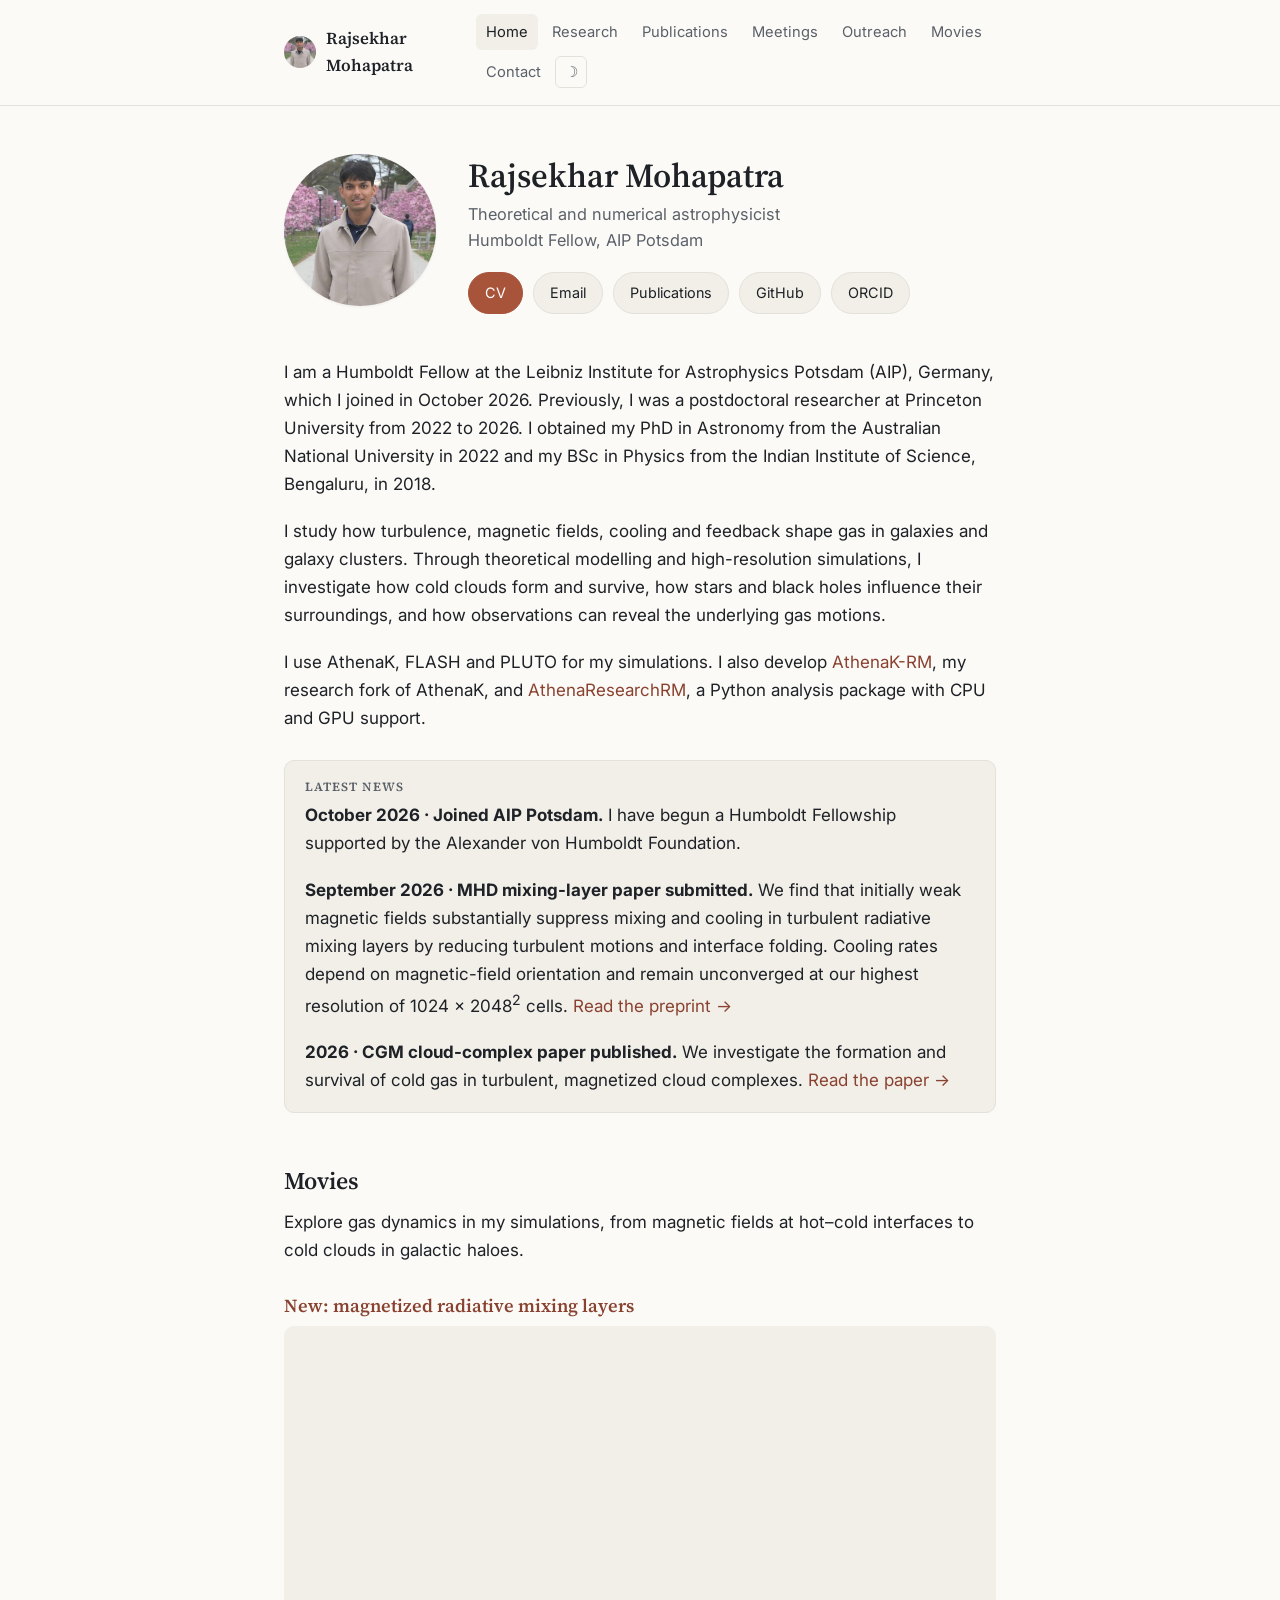
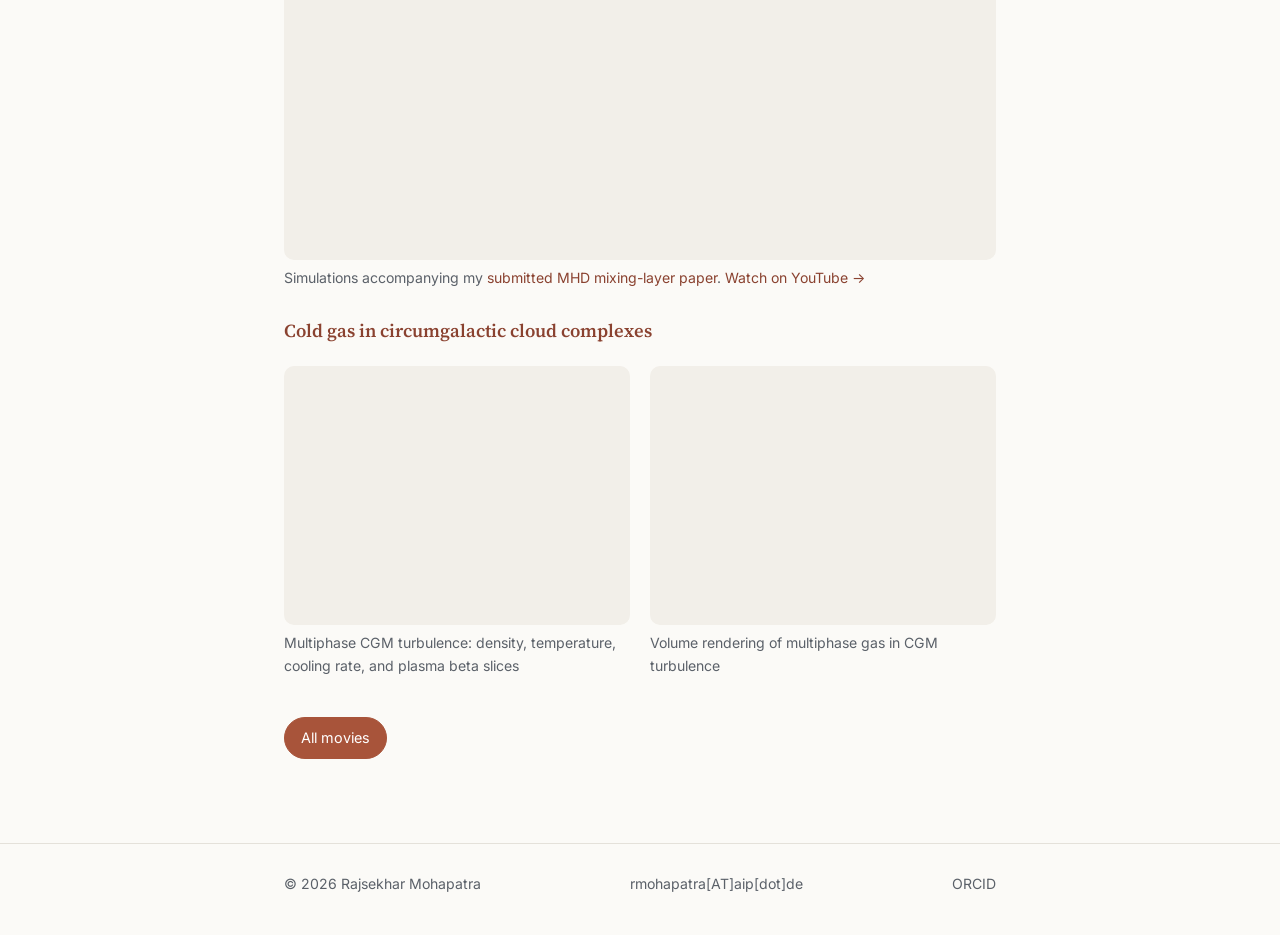
<file: index.html>
<!DOCTYPE html>
<html lang="en">
<head>
<meta charset="UTF-8" />
<meta name="viewport" content="width=device-width, initial-scale=1.0" />
<title>Rajsekhar Mohapatra</title>
<meta name="description" content="Rajsekhar Mohapatra, theoretical and numerical astrophysicist and Humboldt Fellow at AIP Potsdam. Turbulence, magnetic fields, cooling and galactic gas dynamics." />
<link rel="preconnect" href="https://fonts.googleapis.com">
<link rel="preconnect" href="https://fonts.gstatic.com" crossorigin>
<link href="https://fonts.googleapis.com/css2?family=Source+Serif+4:wght@500;600;700&family=Inter:wght@400;500;600&display=swap" rel="stylesheet">
<link rel="icon" href="favicon.png" />
<link rel="stylesheet" href="assets/css/style.css" />
</head>
<body>
<header class="site-header">
  <div class="nav-inner">
    <a class="brand" href="index.html">
      <img src="assets/img/headshot-small.jpg" alt="" />
      Rajsekhar Mohapatra
    </a>
    <button class="nav-toggle" aria-label="Toggle menu">☰</button>
    <nav class="menu">
      <a href="index.html" class="active">Home</a>
      <a href="research.html">Research</a>
      <a href="publications.html">Publications</a>
      <a href="conferences.html">Meetings</a>
      <a href="outreach.html">Outreach</a>
      <a href="movies/index.html">Movies</a>
      <a href="contact.html">Contact</a>
      <button class="theme-toggle" aria-label="Toggle dark mode"></button>
    </nav>
  </div>
</header>

<main>
  <div class="container">
    <div class="hero">
      <img class="avatar" src="assets/img/headshot.jpg" alt="Rajsekhar Mohapatra" />
      <div class="hero-text">
        <h1>Rajsekhar Mohapatra</h1>
        <p class="role">Theoretical and numerical astrophysicist<br />Humboldt Fellow, AIP Potsdam</p>
        <div class="button-row">
          <a class="btn primary" href="Rajsekhar_CV.pdf">CV</a>
          <a class="btn" data-user="rmohapatra" data-domain="aip.de">Email</a>
          <a class="btn" href="publications.html">Publications</a>
          <a class="btn" href="https://github.com/rajsekhar33" target="_blank" rel="noopener">GitHub</a>
          <a class="btn" href="https://orcid.org/0000-0002-1600-7552" target="_blank" rel="noopener">ORCID</a>
        </div>
      </div>
    </div>

    <p>I am a Humboldt Fellow at the Leibniz Institute for Astrophysics Potsdam (AIP), Germany, which I joined in October 2026. Previously, I was a postdoctoral researcher at Princeton University from 2022 to 2026. I obtained my PhD in Astronomy from the Australian National University in 2022 and my BSc in Physics from the Indian Institute of Science, Bengaluru, in 2018.</p>

    <p>I study how turbulence, magnetic fields, cooling and feedback shape gas in galaxies and galaxy clusters. Through theoretical modelling and high-resolution simulations, I investigate how cold clouds form and survive, how stars and black holes influence their surroundings, and how observations can reveal the underlying gas motions.</p>

    <p>I use AthenaK, FLASH and PLUTO for my simulations. I also develop <a href="https://github.com/rajsekhar33/athenak-RM" target="_blank" rel="noopener">AthenaK-RM</a>, my research fork of AthenaK, and <a href="https://github.com/rajsekhar33/athena-research-rm" target="_blank" rel="noopener">AthenaResearchRM</a>, a Python analysis package with CPU and GPU support.</p>

    <div class="card">
      <h3>Latest news</h3>
      <p><strong>October 2026 · Joined AIP Potsdam.</strong> I have begun a Humboldt Fellowship supported by the Alexander von Humboldt Foundation.</p>
      <p><strong>September 2026 · MHD mixing-layer paper submitted.</strong> We find that initially weak magnetic fields substantially suppress mixing and cooling in turbulent radiative mixing layers by reducing turbulent motions and interface folding. Cooling rates depend on magnetic-field orientation and remain unconverged at our highest resolution of 1024 × 2048<sup>2</sup> cells. <a href="https://arxiv.org/abs/2609.29782" target="_blank" rel="noopener">Read the preprint →</a></p>
      <p><strong>2026 · CGM cloud-complex paper published.</strong> We investigate the formation and survival of cold gas in turbulent, magnetized cloud complexes. <a href="https://ui.adsabs.harvard.edu/abs/2026OJAp....964831M/abstract" target="_blank" rel="noopener">Read the paper →</a></p>
    </div>

    <h2>Movies</h2>
    <p>Explore gas dynamics in my simulations, from magnetic fields at hot–cold interfaces to cold clouds in galactic haloes.</p>
    <h3>New: magnetized radiative mixing layers</h3>
    <div class="video-wrap"><iframe src="https://www.youtube.com/embed/g7MBUjbPfD8?list=PLcOrV9QAo3yU" title="Magnetized turbulent radiative mixing-layer simulation" loading="lazy" allowfullscreen></iframe></div>
    <p class="video-caption">Simulations accompanying my <a href="https://arxiv.org/abs/2609.29782" target="_blank" rel="noopener">submitted MHD mixing-layer paper</a>. <a href="https://www.youtube.com/watch?v=g7MBUjbPfD8&amp;list=PLcOrV9QAo3yU" target="_blank" rel="noopener">Watch on YouTube →</a></p>
    <h3>Cold gas in circumgalactic cloud complexes</h3>
    <div class="video-grid">
      <div>
        <div class="video-wrap"><iframe src="https://www.youtube.com/embed/PAFFfJaBDCw" title="CGM multiphase turbulence simulations - density, temperature, cooling rate, and plasma beta slices" loading="lazy" allowfullscreen></iframe></div>
        <p class="video-caption">Multiphase CGM turbulence: density, temperature, cooling rate, and plasma beta slices</p>
      </div>
      <div>
        <div class="video-wrap"><iframe src="https://www.youtube.com/embed/I0jYwBYQ7jQ" title="Volume rendering of multiphase gas in multiphase CGM turbulence" loading="lazy" allowfullscreen></iframe></div>
        <p class="video-caption">Volume rendering of multiphase gas in CGM turbulence</p>
      </div>
    </div>
    <div class="button-row">
      <a class="btn primary" href="movies/index.html">All movies</a>
    </div>
  </div>
</main>

<footer class="site-footer">
  <div class="container">
    <span>© 2026 Rajsekhar Mohapatra</span>
    <span><a data-user="rmohapatra" data-domain="aip.de">rmohapatra[AT]aip[dot]de</a></span>
    <span><a href="https://orcid.org/0000-0002-1600-7552" target="_blank" rel="noopener">ORCID</a></span>
  </div>
</footer>

<script src="assets/js/main.js"></script>
</body>
</html>
</file>
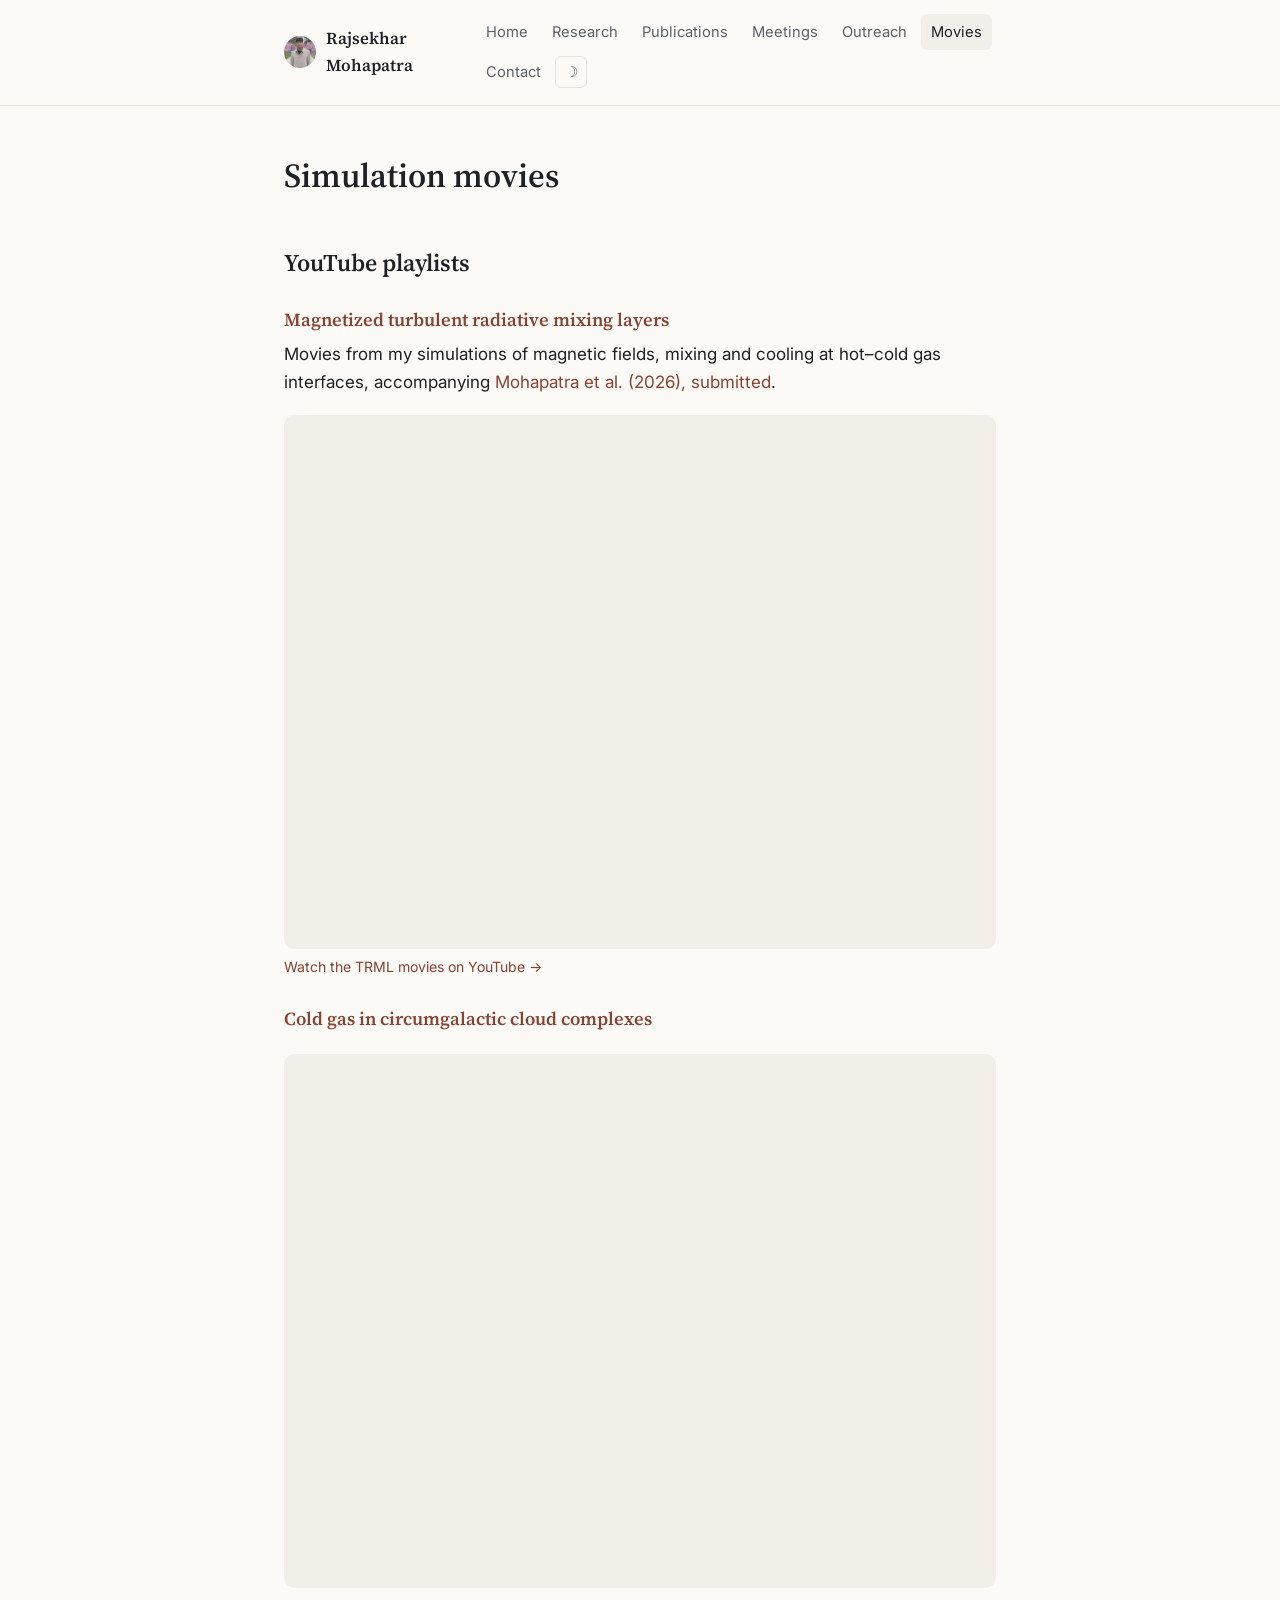
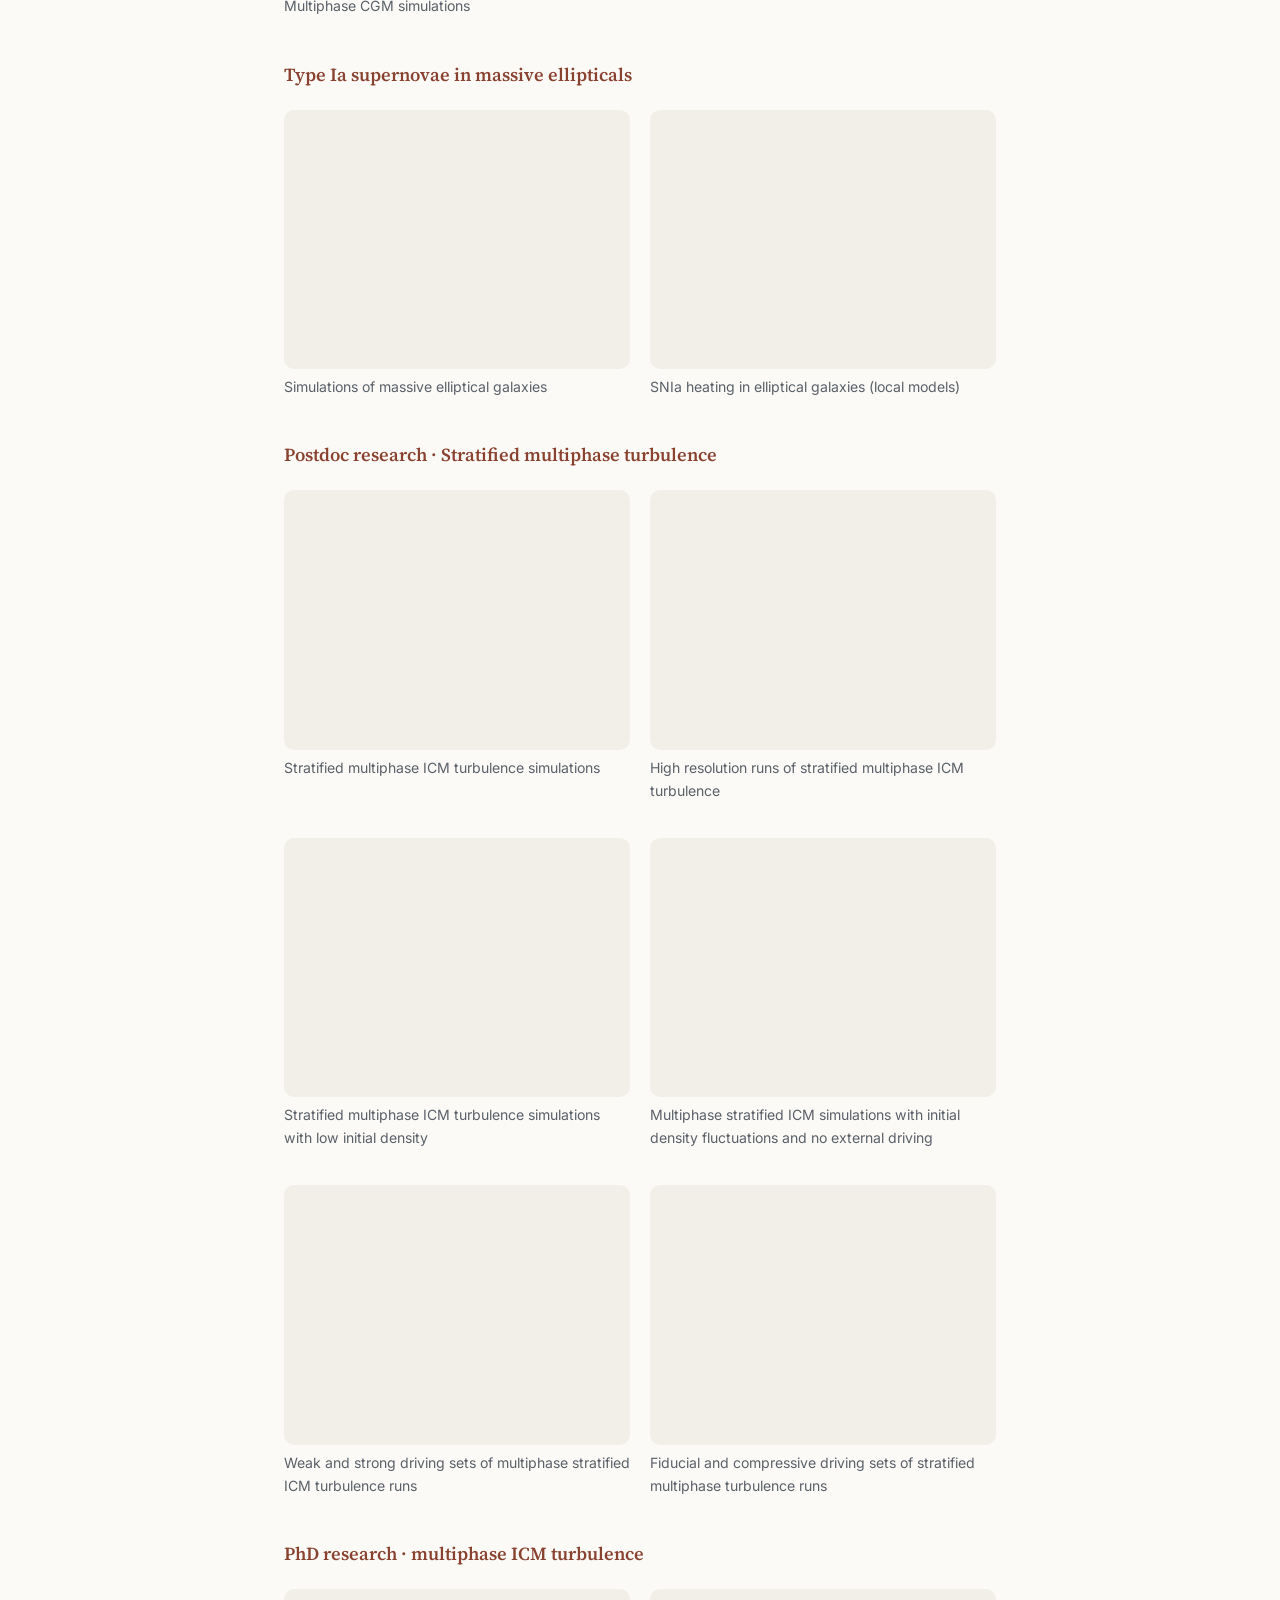
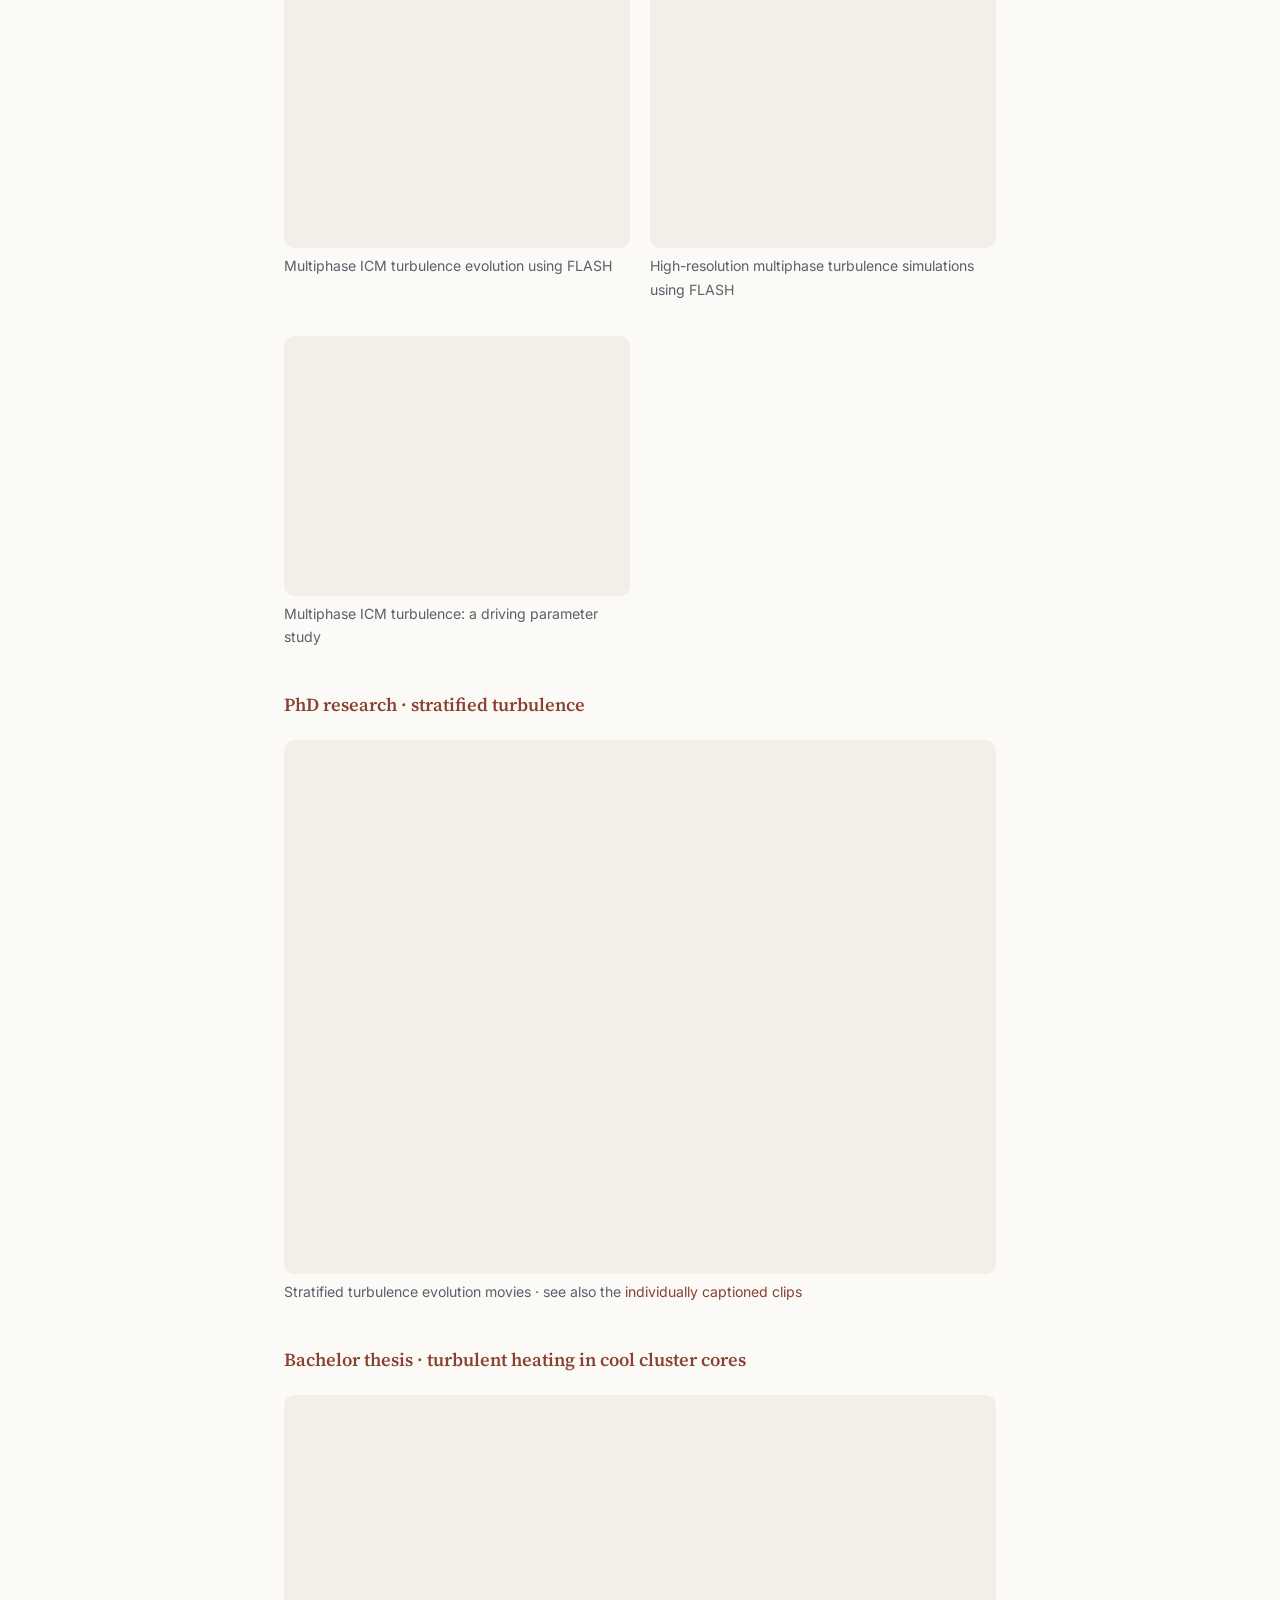
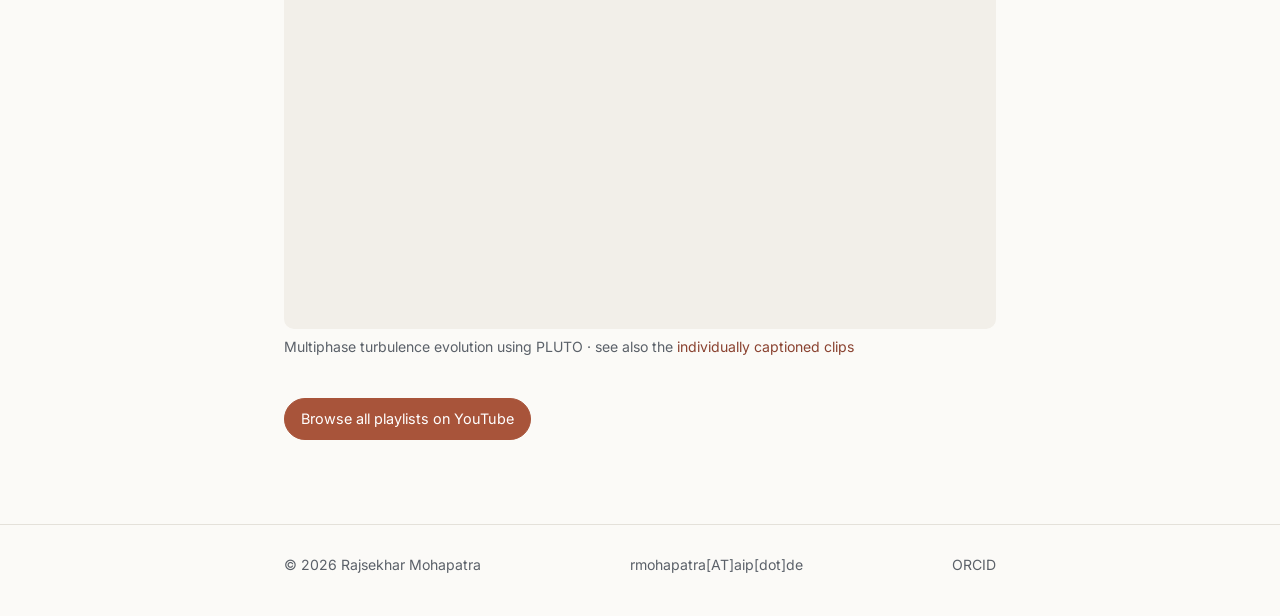
<file: movies/index.html>
<!DOCTYPE html>
<html lang="en">
<head>
<meta charset="UTF-8" />
<meta name="viewport" content="width=device-width, initial-scale=1.0" />
<title>Movies · Rajsekhar Mohapatra</title>
<link rel="preconnect" href="https://fonts.googleapis.com">
<link rel="preconnect" href="https://fonts.gstatic.com" crossorigin>
<link href="https://fonts.googleapis.com/css2?family=Source+Serif+4:wght@500;600;700&family=Inter:wght@400;500;600&display=swap" rel="stylesheet">
<link rel="icon" href="../favicon.png" />
<link rel="stylesheet" href="../assets/css/style.css" />
</head>
<body>
<header class="site-header">
  <div class="nav-inner">
    <a class="brand" href="../index.html">
      <img src="../assets/img/headshot-small.jpg" alt="" />
      Rajsekhar Mohapatra
    </a>
    <button class="nav-toggle" aria-label="Toggle menu">☰</button>
    <nav class="menu">
      <a href="../index.html">Home</a>
      <a href="../research.html">Research</a>
      <a href="../publications.html">Publications</a>
      <a href="../conferences.html">Meetings</a>
      <a href="../outreach.html">Outreach</a>
      <a href="index.html" class="active">Movies</a>
      <a href="../contact.html">Contact</a>
      <button class="theme-toggle" aria-label="Toggle dark mode"></button>
    </nav>
  </div>
</header>

<main>
  <div class="container">
    <h1>Simulation movies</h1>

    <h2>YouTube playlists</h2>

    <h3 id="mixing-layers">Magnetized turbulent radiative mixing layers</h3>
    <p>Movies from my simulations of magnetic fields, mixing and cooling at hot–cold gas interfaces, accompanying <a href="https://arxiv.org/abs/2609.29782" target="_blank" rel="noopener">Mohapatra et al. (2026), submitted</a>.</p>
    <div class="video-wrap"><iframe src="https://www.youtube.com/embed/g7MBUjbPfD8?list=PLcOrV9QAo3yU" title="Magnetized turbulent radiative mixing-layer simulation" loading="lazy" allowfullscreen></iframe></div>
    <p class="video-caption"><a href="https://www.youtube.com/watch?v=g7MBUjbPfD8&amp;list=PLcOrV9QAo3yU" target="_blank" rel="noopener">Watch the TRML movies on YouTube →</a></p>
    <h3 id="cloud-complexes">Cold gas in circumgalactic cloud complexes</h3>
    <div class="video-grid">
      <div>
        <div class="video-wrap"><iframe src="https://www.youtube.com/embed?listType=playlist&amp;list=PLuaNgQ1v_KMbkypMYmH13_zIhX3_T2J54" title="Multiphase CGM simulations" loading="lazy" allowfullscreen></iframe></div>
        <p class="video-caption">Multiphase CGM simulations</p>
      </div>
    </div>

    <h3>Type Ia supernovae in massive ellipticals</h3>
    <div class="video-grid">
      <div>
        <div class="video-wrap"><iframe src="https://www.youtube.com/embed?listType=playlist&amp;list=PLuaNgQ1v_KMZh_O4fznaKMyvOEmhUav_T" title="Simulations of massive elliptical galaxies" loading="lazy" allowfullscreen></iframe></div>
        <p class="video-caption">Simulations of massive elliptical galaxies</p>
      </div>
      <div>
        <div class="video-wrap"><iframe src="https://www.youtube.com/embed?listType=playlist&amp;list=PLuaNgQ1v_KMY1IK6dt9sEWJKK2DyAbDrc" title="SNIa heating in elliptical galaxies (local models)" loading="lazy" allowfullscreen></iframe></div>
        <p class="video-caption">SNIa heating in elliptical galaxies (local models)</p>
      </div>
    </div>

    <h3>Postdoc research · Stratified multiphase turbulence</h3>
    <div class="video-grid">
      <div>
        <div class="video-wrap"><iframe src="https://www.youtube.com/embed?listType=playlist&amp;list=PLuaNgQ1v_KMZlkKXdB7hcaQ7-hb0hmY7G" title="Stratified multiphase ICM turbulence simulations" loading="lazy" allowfullscreen></iframe></div>
        <p class="video-caption">Stratified multiphase ICM turbulence simulations</p>
      </div>
      <div>
        <div class="video-wrap"><iframe src="https://www.youtube.com/embed?listType=playlist&amp;list=PLuaNgQ1v_KMaDkCzwFX0TG2ytT6dK4w_o" title="High resolution runs of stratified multiphase ICM turbulence" loading="lazy" allowfullscreen></iframe></div>
        <p class="video-caption">High resolution runs of stratified multiphase ICM turbulence</p>
      </div>
      <div>
        <div class="video-wrap"><iframe src="https://www.youtube.com/embed?listType=playlist&amp;list=PLuaNgQ1v_KMZLHRP-XwHkNWIxE-s7v6u9" title="Stratified multiphase ICM turbulence simulations with low initial density" loading="lazy" allowfullscreen></iframe></div>
        <p class="video-caption">Stratified multiphase ICM turbulence simulations with low initial density</p>
      </div>
      <div>
        <div class="video-wrap"><iframe src="https://www.youtube.com/embed?listType=playlist&amp;list=PLuaNgQ1v_KMbycgNDwPd4RyIm4yPLIzDk" title="Multiphase stratified ICM simulations with initial density fluctuations and no external driving" loading="lazy" allowfullscreen></iframe></div>
        <p class="video-caption">Multiphase stratified ICM simulations with initial density fluctuations and no external driving</p>
      </div>
      <div>
        <div class="video-wrap"><iframe src="https://www.youtube.com/embed?listType=playlist&amp;list=PLuaNgQ1v_KMbQpTMc6_nu5deeclJ-LN2B" title="Weak and strong driving sets of multiphase stratified ICM turbulence runs" loading="lazy" allowfullscreen></iframe></div>
        <p class="video-caption">Weak and strong driving sets of multiphase stratified ICM turbulence runs</p>
      </div>
      <div>
        <div class="video-wrap"><iframe src="https://www.youtube.com/embed?listType=playlist&amp;list=PLuaNgQ1v_KMbZmcaPOEvuM-VUW7vKYxM9" title="Fiducial and compressive driving sets of stratified multiphase turbulence runs" loading="lazy" allowfullscreen></iframe></div>
        <p class="video-caption">Fiducial and compressive driving sets of stratified multiphase turbulence runs</p>
      </div>
    </div>

    <h3>PhD research · multiphase ICM turbulence</h3>
    <div class="video-grid">
      <div>
        <div class="video-wrap"><iframe src="https://www.youtube.com/embed?listType=playlist&amp;list=PLuaNgQ1v_KMathKae1SF2nKuJWzL9DQTt" title="Multiphase ICM turbulence evolution using FLASH" loading="lazy" allowfullscreen></iframe></div>
        <p class="video-caption">Multiphase ICM turbulence evolution using FLASH</p>
      </div>
      <div>
        <div class="video-wrap"><iframe src="https://www.youtube.com/embed?listType=playlist&amp;list=PLuaNgQ1v_KMauk1cTu_ellwe6-pTkABIh" title="High-resolution multiphase turbulence simulations using FLASH" loading="lazy" allowfullscreen></iframe></div>
        <p class="video-caption">High-resolution multiphase turbulence simulations using FLASH</p>
      </div>
      <div>
        <div class="video-wrap"><iframe src="https://www.youtube.com/embed?listType=playlist&amp;list=PLuaNgQ1v_KMaovGyz-7jbFha-HvoXpG2P" title="Multiphase ICM turbulence: a driving parameter study" loading="lazy" allowfullscreen></iframe></div>
        <p class="video-caption">Multiphase ICM turbulence: a driving parameter study</p>
      </div>
    </div>

    <h3>PhD research · stratified turbulence</h3>
    <div class="video-grid">
      <div>
        <div class="video-wrap"><iframe src="https://www.youtube.com/embed?listType=playlist&amp;list=PLuaNgQ1v_KMYHZryKHgstRQe80ZRakr35" title="Stratified turbulence evolution movies" loading="lazy" allowfullscreen></iframe></div>
        <p class="video-caption">Stratified turbulence evolution movies · see also the <a href="stratified-turbulence.html">individually captioned clips</a></p>
      </div>
    </div>

    <h3>Bachelor thesis · turbulent heating in cool cluster cores</h3>
    <div class="video-grid">
      <div>
        <div class="video-wrap"><iframe src="https://www.youtube.com/embed?listType=playlist&amp;list=PLuaNgQ1v_KMaqM7RgKd8gd2daEjqmmIMO" title="Multiphase turbulence evolution using PLUTO" loading="lazy" allowfullscreen></iframe></div>
        <p class="video-caption">Multiphase turbulence evolution using PLUTO · see also the <a href="bachelor-thesis.html">individually captioned clips</a></p>
      </div>
    </div>

    <div class="button-row">
      <a class="btn primary" href="https://www.youtube.com/@rajsekhar1996/playlists" target="_blank" rel="noopener">Browse all playlists on YouTube</a>
    </div>
  </div>
</main>

<footer class="site-footer">
  <div class="container">
    <span>© 2026 Rajsekhar Mohapatra</span>
    <span><a data-user="rmohapatra" data-domain="aip.de">rmohapatra[AT]aip[dot]de</a></span>
    <span><a href="https://orcid.org/0000-0002-1600-7552" target="_blank" rel="noopener">ORCID</a></span>
  </div>
</footer>

<script src="../assets/js/main.js"></script>
</body>
</html>
</file>
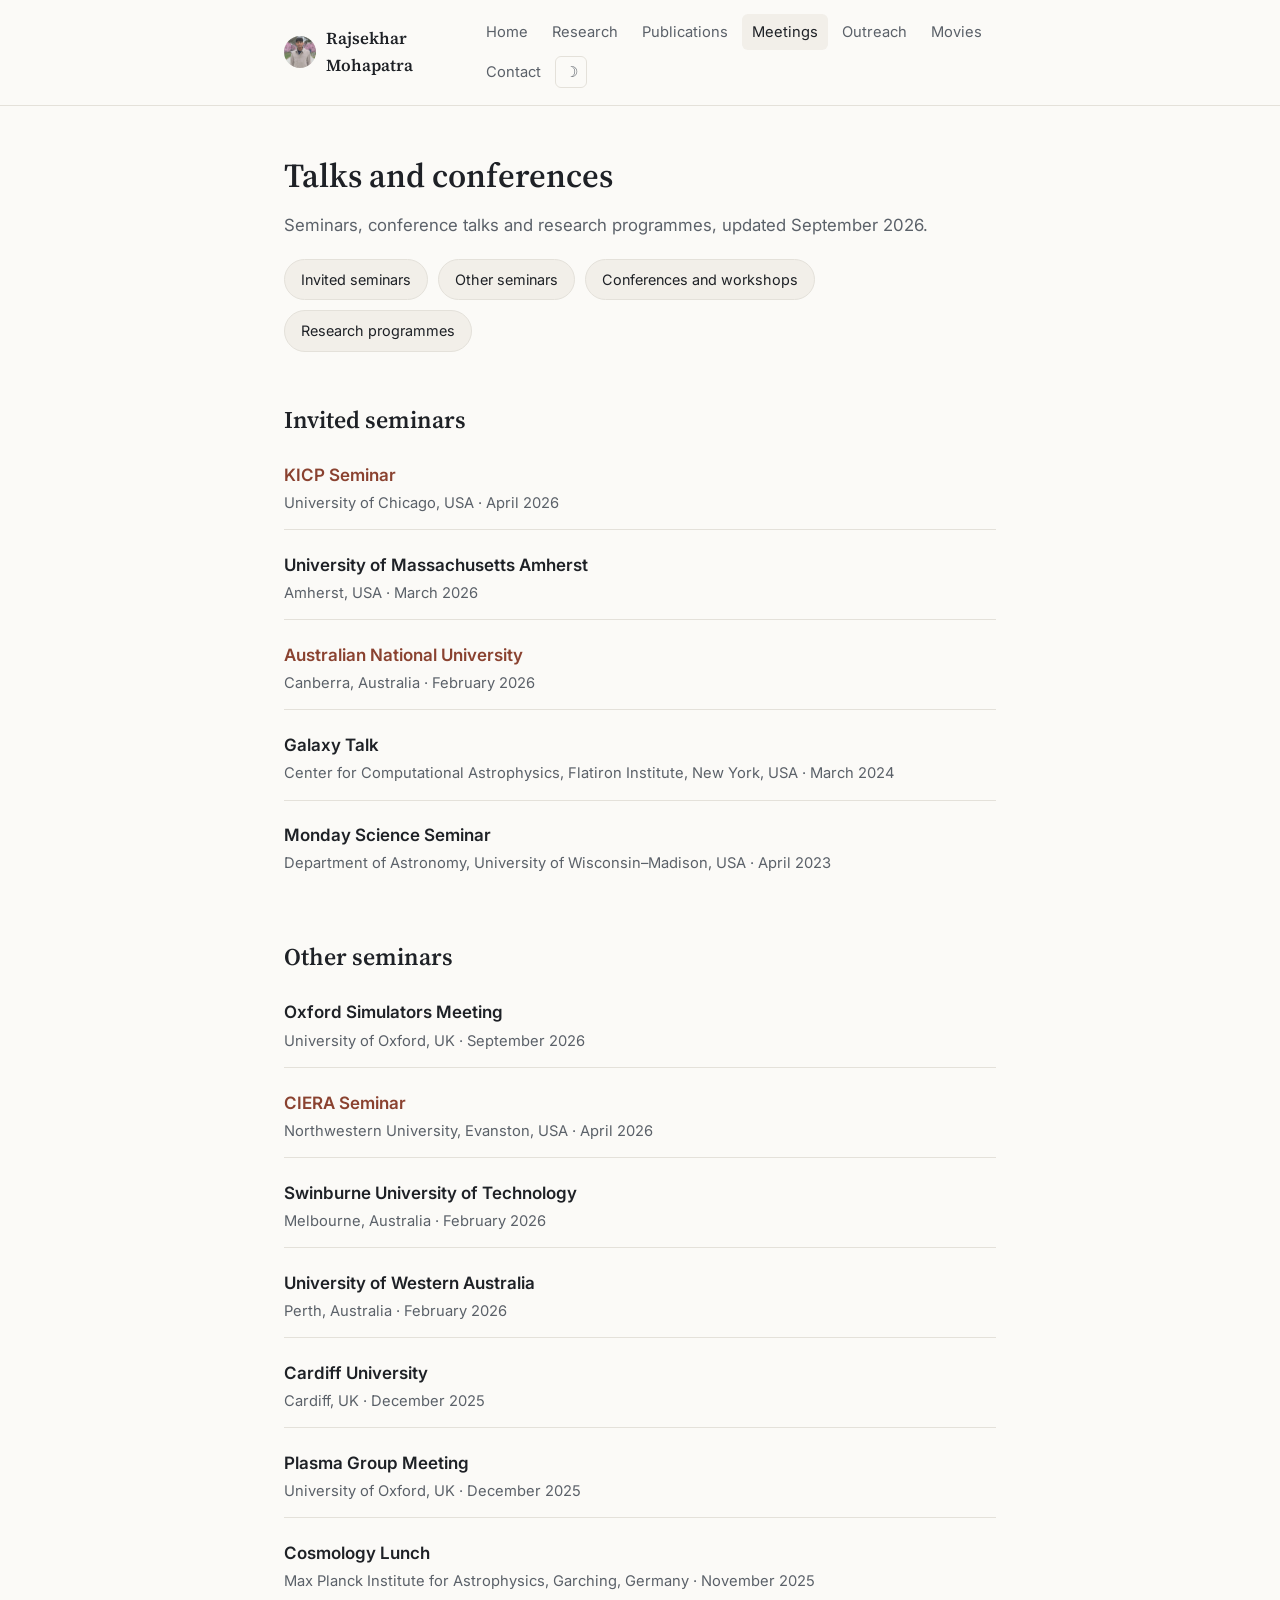
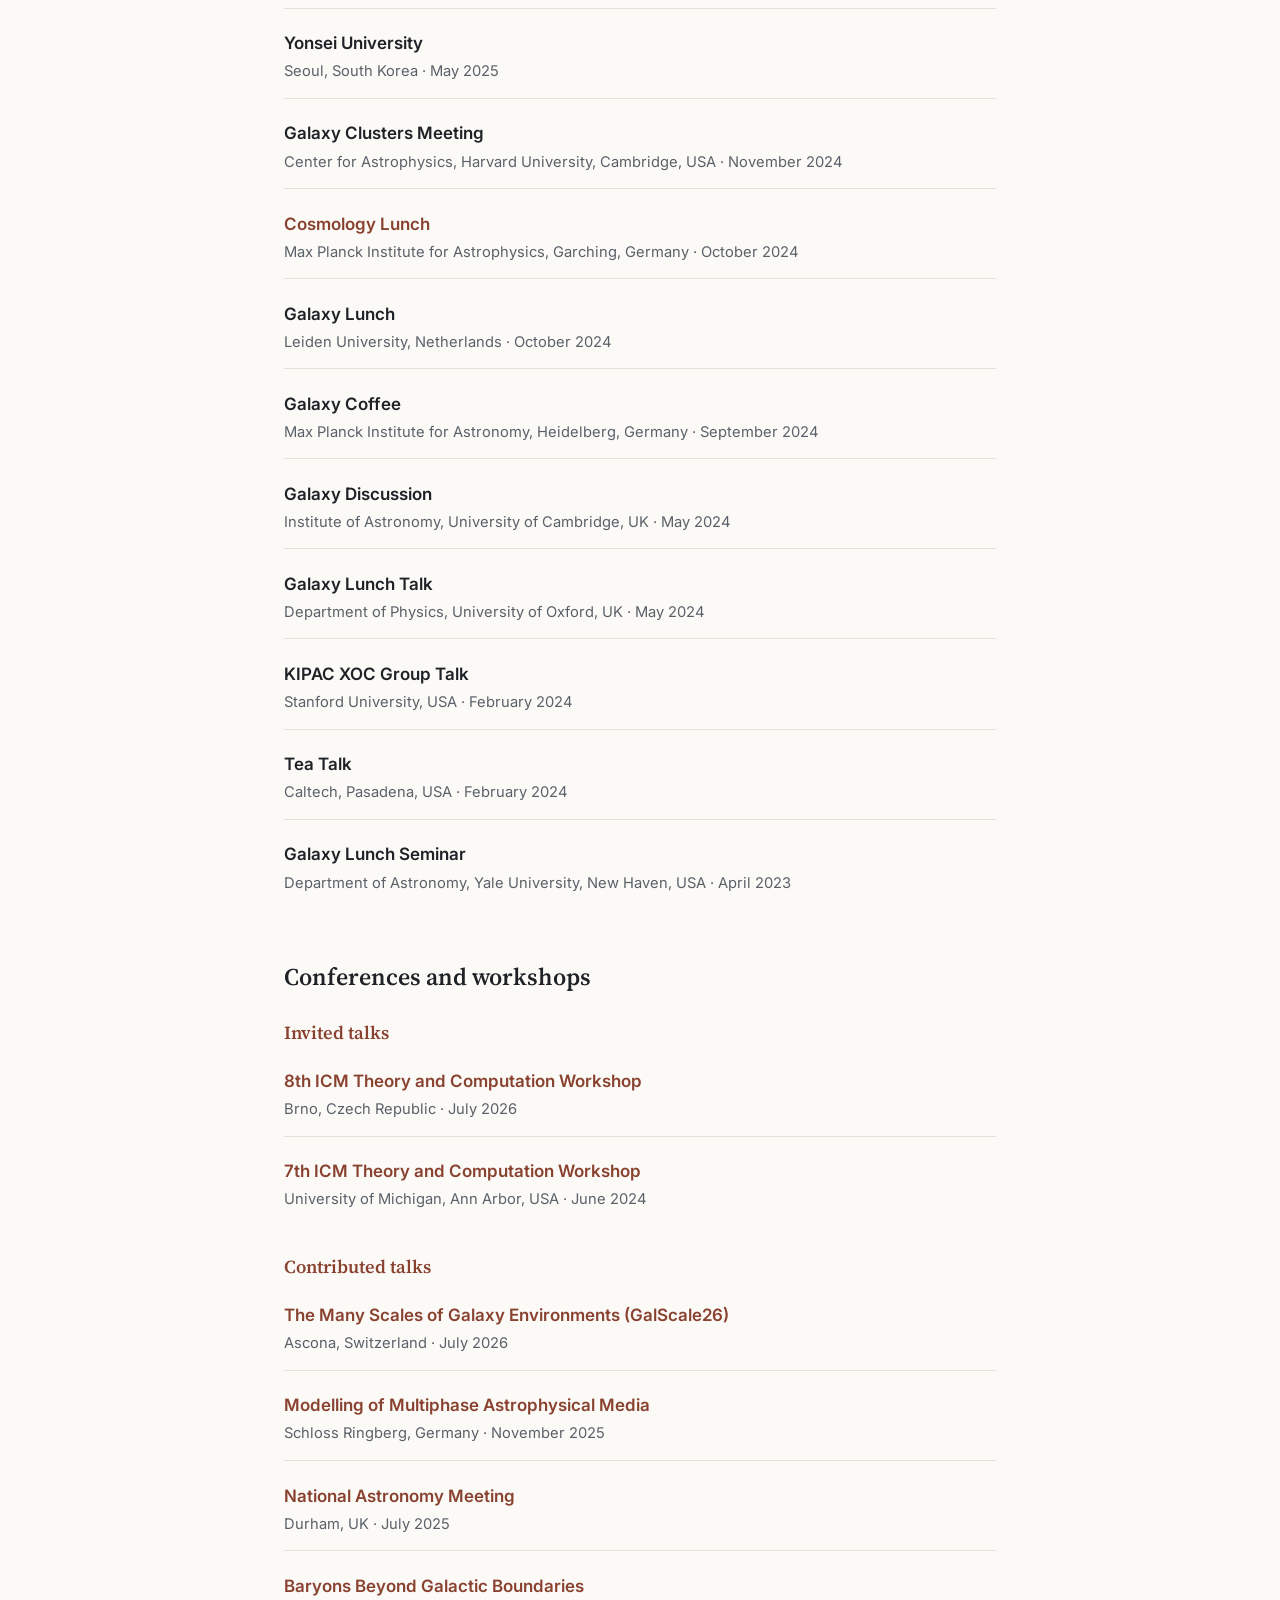
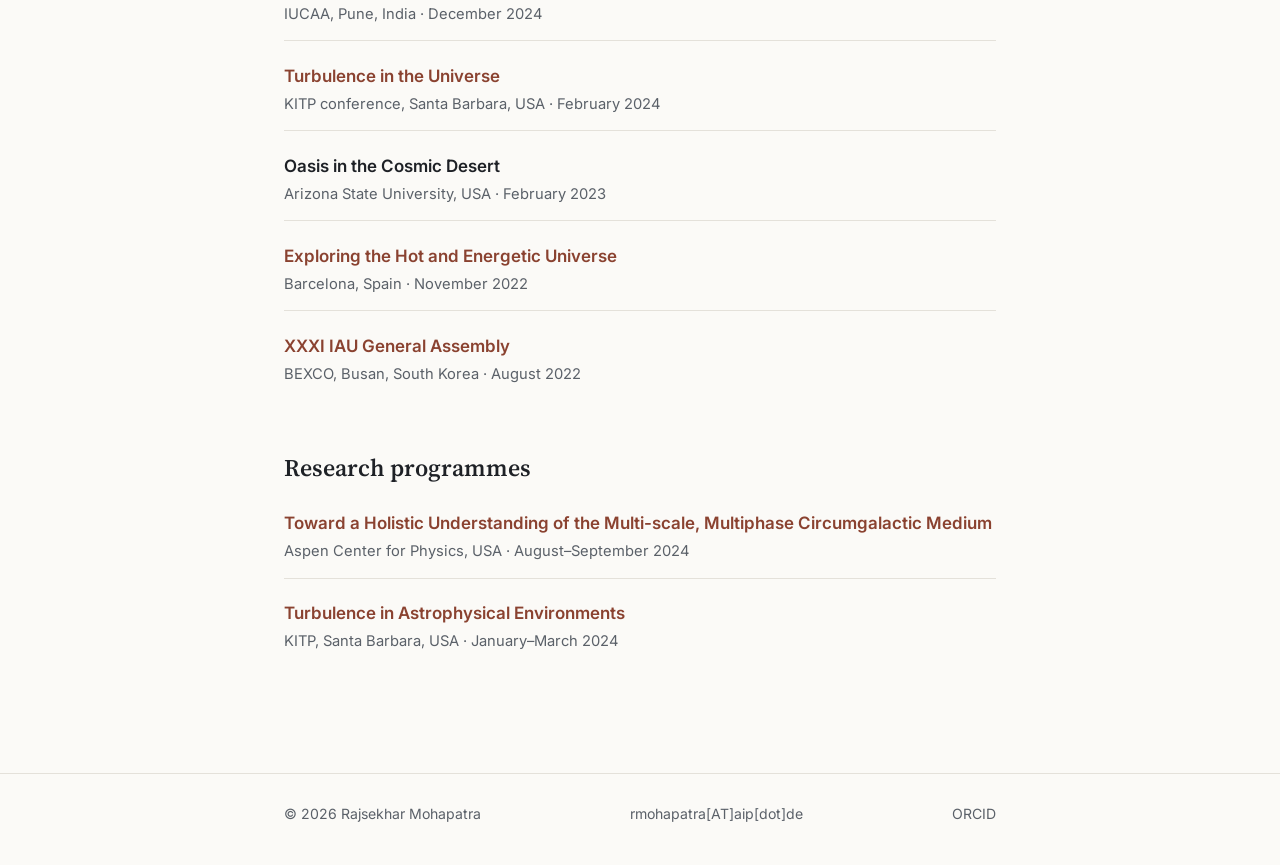
<file: conferences.html>
<!DOCTYPE html>
<html lang="en">
<head>
<meta charset="UTF-8" />
<meta name="viewport" content="width=device-width, initial-scale=1.0" />
<title>Meetings · Rajsekhar Mohapatra</title>
<link rel="preconnect" href="https://fonts.googleapis.com">
<link rel="preconnect" href="https://fonts.gstatic.com" crossorigin>
<link href="https://fonts.googleapis.com/css2?family=Source+Serif+4:wght@500;600;700&family=Inter:wght@400;500;600&display=swap" rel="stylesheet">
<link rel="icon" href="favicon.png" />
<link rel="stylesheet" href="assets/css/style.css" />
</head>
<body>
<header class="site-header">
  <div class="nav-inner">
    <a class="brand" href="index.html">
      <img src="assets/img/headshot-small.jpg" alt="" />
      Rajsekhar Mohapatra
    </a>
    <button class="nav-toggle" aria-label="Toggle menu">☰</button>
    <nav class="menu">
      <a href="index.html">Home</a>
      <a href="research.html">Research</a>
      <a href="publications.html">Publications</a>
      <a href="conferences.html" class="active">Meetings</a>
      <a href="outreach.html">Outreach</a>
      <a href="movies/index.html">Movies</a>
      <a href="contact.html">Contact</a>
      <button class="theme-toggle" aria-label="Toggle dark mode"></button>
    </nav>
  </div>
</header>

<main>
  <div class="container">
    <h1>Talks and conferences</h1>
    <p class="lede">Seminars, conference talks and research programmes, updated September 2026.</p>
    <div class="button-row">
      <a class="btn" href="#invited-seminars">Invited seminars</a>
      <a class="btn" href="#other-seminars">Other seminars</a>
      <a class="btn" href="#conferences">Conferences and workshops</a>
      <a class="btn" href="#research-programmes">Research programmes</a>
    </div>

    <h2 id="invited-seminars">Invited seminars</h2>
    <ul class="pub-list">
      <li class="pub"><a class="pub-title" href="https://astrophysics.uchicago.edu/events/event/2600?past=y" target="_blank" rel="noopener">KICP Seminar</a><span class="pub-meta">University of Chicago, USA · April 2026</span></li>
      <li class="pub"><span class="pub-title">University of Massachusetts Amherst</span><span class="pub-meta">Amherst, USA · March 2026</span></li>
      <li class="pub"><a class="pub-title" href="https://www.mso.anu.edu.au/seminars/abstracts/20260206-1400.html" target="_blank" rel="noopener">Australian National University</a><span class="pub-meta">Canberra, Australia · February 2026</span></li>
      <li class="pub"><span class="pub-title">Galaxy Talk</span><span class="pub-meta">Center for Computational Astrophysics, Flatiron Institute, New York, USA · March 2024</span></li>
      <li class="pub"><span class="pub-title">Monday Science Seminar</span><span class="pub-meta">Department of Astronomy, University of Wisconsin–Madison, USA · April 2023</span></li>
    </ul>

    <h2 id="other-seminars">Other seminars</h2>
    <ul class="pub-list">
      <li class="pub"><span class="pub-title">Oxford Simulators Meeting</span><span class="pub-meta">University of Oxford, UK · September 2026</span></li>
      <li class="pub"><a class="pub-title" href="https://ciera.northwestern.edu/visits/?filter_keyword&amp;filter_ciera_year=all&amp;filter_ciera_program=1814" target="_blank" rel="noopener">CIERA Seminar</a><span class="pub-meta">Northwestern University, Evanston, USA · April 2026</span></li>
      <li class="pub"><span class="pub-title">Swinburne University of Technology</span><span class="pub-meta">Melbourne, Australia · February 2026</span></li>
      <li class="pub"><span class="pub-title">University of Western Australia</span><span class="pub-meta">Perth, Australia · February 2026</span></li>
      <li class="pub"><span class="pub-title">Cardiff University</span><span class="pub-meta">Cardiff, UK · December 2025</span></li>
      <li class="pub"><span class="pub-title">Plasma Group Meeting</span><span class="pub-meta">University of Oxford, UK · December 2025</span></li>
      <li class="pub"><span class="pub-title">Cosmology Lunch</span><span class="pub-meta">Max Planck Institute for Astrophysics, Garching, Germany · November 2025</span></li>
      <li class="pub"><span class="pub-title">Yonsei University</span><span class="pub-meta">Seoul, South Korea · May 2025</span></li>
      <li class="pub"><span class="pub-title">Galaxy Clusters Meeting</span><span class="pub-meta">Center for Astrophysics, Harvard University, Cambridge, USA · November 2024</span></li>
      <li class="pub"><a class="pub-title" href="https://wwwmpa.mpa-garching.mpg.de/cosmo_seminars/index_2024.html" target="_blank" rel="noopener">Cosmology Lunch</a><span class="pub-meta">Max Planck Institute for Astrophysics, Garching, Germany · October 2024</span></li>
      <li class="pub"><span class="pub-title">Galaxy Lunch</span><span class="pub-meta">Leiden University, Netherlands · October 2024</span></li>
      <li class="pub"><span class="pub-title">Galaxy Coffee</span><span class="pub-meta">Max Planck Institute for Astronomy, Heidelberg, Germany · September 2024</span></li>
      <li class="pub"><span class="pub-title">Galaxy Discussion</span><span class="pub-meta">Institute of Astronomy, University of Cambridge, UK · May 2024</span></li>
      <li class="pub"><span class="pub-title">Galaxy Lunch Talk</span><span class="pub-meta">Department of Physics, University of Oxford, UK · May 2024</span></li>
      <li class="pub"><span class="pub-title">KIPAC XOC Group Talk</span><span class="pub-meta">Stanford University, USA · February 2024</span></li>
      <li class="pub"><span class="pub-title">Tea Talk</span><span class="pub-meta">Caltech, Pasadena, USA · February 2024</span></li>
      <li class="pub"><span class="pub-title">Galaxy Lunch Seminar</span><span class="pub-meta">Department of Astronomy, Yale University, New Haven, USA · April 2023</span></li>
    </ul>

    <h2 id="conferences">Conferences and workshops</h2>
    <h3>Invited talks</h3>
    <ul class="pub-list">
      <li class="pub"><a class="pub-title" href="https://icm2026.sci.muni.cz/" target="_blank" rel="noopener">8th ICM Theory and Computation Workshop</a><span class="pub-meta">Brno, Czech Republic · July 2026</span></li>
      <li class="pub"><a class="pub-title" href="https://sites.google.com/umich.edu/icm-theory-computation-7th/" target="_blank" rel="noopener">7th ICM Theory and Computation Workshop</a><span class="pub-meta">University of Michigan, Ann Arbor, USA · June 2024</span></li>
    </ul>

    <h3>Contributed talks</h3>
    <ul class="pub-list">
      <li class="pub"><a class="pub-title" href="https://astro.dur.ac.uk/ascona/" target="_blank" rel="noopener">The Many Scales of Galaxy Environments (GalScale26)</a><span class="pub-meta">Ascona, Switzerland · July 2026</span></li>
      <li class="pub"><a class="pub-title" href="https://wwwmpa.mpa-garching.mpg.de/conf/multiphase2025/" target="_blank" rel="noopener">Modelling of Multiphase Astrophysical Media</a><span class="pub-meta">Schloss Ringberg, Germany · November 2025</span></li>
      <li class="pub"><a class="pub-title" href="https://conference.astro.dur.ac.uk/event/7/" target="_blank" rel="noopener">National Astronomy Meeting</a><span class="pub-meta">Durham, UK · July 2025</span></li>
      <li class="pub"><a class="pub-title" href="https://web.iucaa.in/ws/~BBGB2024/" target="_blank" rel="noopener">Baryons Beyond Galactic Boundaries</a><span class="pub-meta">IUCAA, Pune, India · December 2024</span></li>
      <li class="pub"><a class="pub-title" href="https://online.kitp.ucsb.edu/online/uniturb-c24/mohapatra/" target="_blank" rel="noopener">Turbulence in the Universe</a><span class="pub-meta">KITP conference, Santa Barbara, USA · February 2024</span></li>
      <li class="pub"><span class="pub-title">Oasis in the Cosmic Desert</span><span class="pub-meta">Arizona State University, USA · February 2023</span></li>
      <li class="pub"><a class="pub-title" href="https://indico.ifca.es/event/2518/overview" target="_blank" rel="noopener">Exploring the Hot and Energetic Universe</a><span class="pub-meta">Barcelona, Spain · November 2022</span></li>
      <li class="pub"><a class="pub-title" href="https://iauarchive.eso.org/news/announcements/detail/ann22001/" target="_blank" rel="noopener">XXXI IAU General Assembly</a><span class="pub-meta">BEXCO, Busan, South Korea · August 2022</span></li>
    </ul>

    <h2 id="research-programmes">Research programmes</h2>
    <ul class="pub-list">
      <li class="pub"><a class="pub-title" href="https://aspenphys.org/event/toward-a-holistic-understanding-of-the-multi-scale-multiphase-circumgalactic-medium/" target="_blank" rel="noopener">Toward a Holistic Understanding of the Multi-scale, Multiphase Circumgalactic Medium</a><span class="pub-meta">Aspen Center for Physics, USA · August–September 2024</span></li>
      <li class="pub"><a class="pub-title" href="https://www.kitp.ucsb.edu/activities/uniturb24" target="_blank" rel="noopener">Turbulence in Astrophysical Environments</a><span class="pub-meta">KITP, Santa Barbara, USA · January–March 2024</span></li>
    </ul>
  </div>
</main>

<footer class="site-footer">
  <div class="container">
    <span>© 2026 Rajsekhar Mohapatra</span>
    <span><a data-user="rmohapatra" data-domain="aip.de">rmohapatra[AT]aip[dot]de</a></span>
    <span><a href="https://orcid.org/0000-0002-1600-7552" target="_blank" rel="noopener">ORCID</a></span>
  </div>
</footer>

<script src="assets/js/main.js"></script>
</body>
</html>
</file>
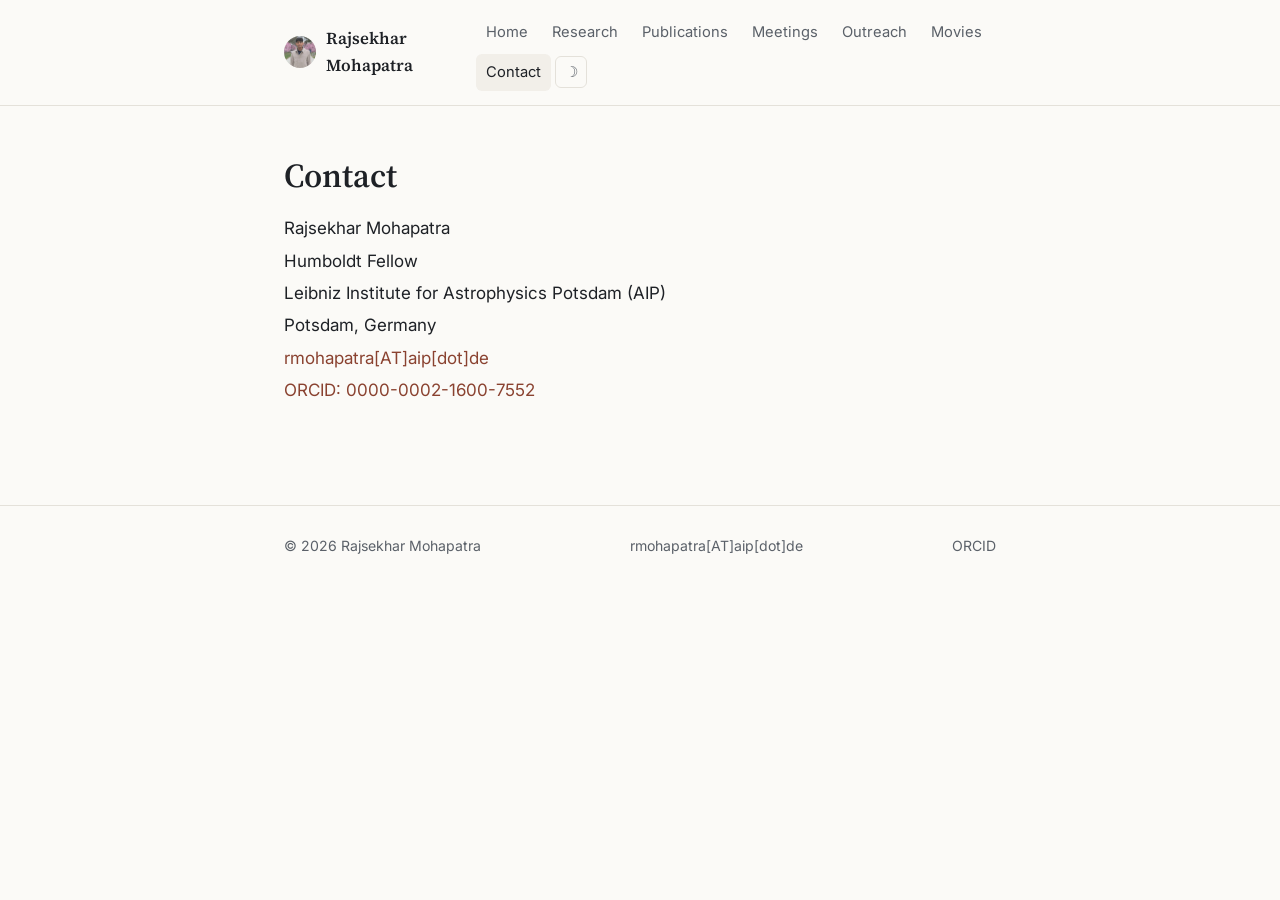
<file: contact.html>
<!DOCTYPE html>
<html lang="en">
<head>
<meta charset="UTF-8" />
<meta name="viewport" content="width=device-width, initial-scale=1.0" />
<title>Contact · Rajsekhar Mohapatra</title>
<link rel="preconnect" href="https://fonts.googleapis.com">
<link rel="preconnect" href="https://fonts.gstatic.com" crossorigin>
<link href="https://fonts.googleapis.com/css2?family=Source+Serif+4:wght@500;600;700&family=Inter:wght@400;500;600&display=swap" rel="stylesheet">
<link rel="icon" href="favicon.png" />
<link rel="stylesheet" href="assets/css/style.css" />
</head>
<body>
<header class="site-header">
  <div class="nav-inner">
    <a class="brand" href="index.html">
      <img src="assets/img/headshot-small.jpg" alt="" />
      Rajsekhar Mohapatra
    </a>
    <button class="nav-toggle" aria-label="Toggle menu">☰</button>
    <nav class="menu">
      <a href="index.html">Home</a>
      <a href="research.html">Research</a>
      <a href="publications.html">Publications</a>
      <a href="conferences.html">Meetings</a>
      <a href="outreach.html">Outreach</a>
      <a href="movies/index.html">Movies</a>
      <a href="contact.html" class="active">Contact</a>
      <button class="theme-toggle" aria-label="Toggle dark mode"></button>
    </nav>
  </div>
</header>

<main>
  <div class="container">
    <h1>Contact</h1>
    <p class="address">
      Rajsekhar Mohapatra<br />
      Humboldt Fellow<br />
      Leibniz Institute for Astrophysics Potsdam (AIP)<br />
      Potsdam, Germany<br />
      <a data-user="rmohapatra" data-domain="aip.de">rmohapatra[AT]aip[dot]de</a><br />
      <a href="https://orcid.org/0000-0002-1600-7552" target="_blank" rel="noopener">ORCID: 0000-0002-1600-7552</a>
    </p>
  </div>
</main>

<footer class="site-footer">
  <div class="container">
    <span>© 2026 Rajsekhar Mohapatra</span>
    <span><a data-user="rmohapatra" data-domain="aip.de">rmohapatra[AT]aip[dot]de</a></span>
    <span><a href="https://orcid.org/0000-0002-1600-7552" target="_blank" rel="noopener">ORCID</a></span>
  </div>
</footer>

<script src="assets/js/main.js"></script>
</body>
</html>
</file>
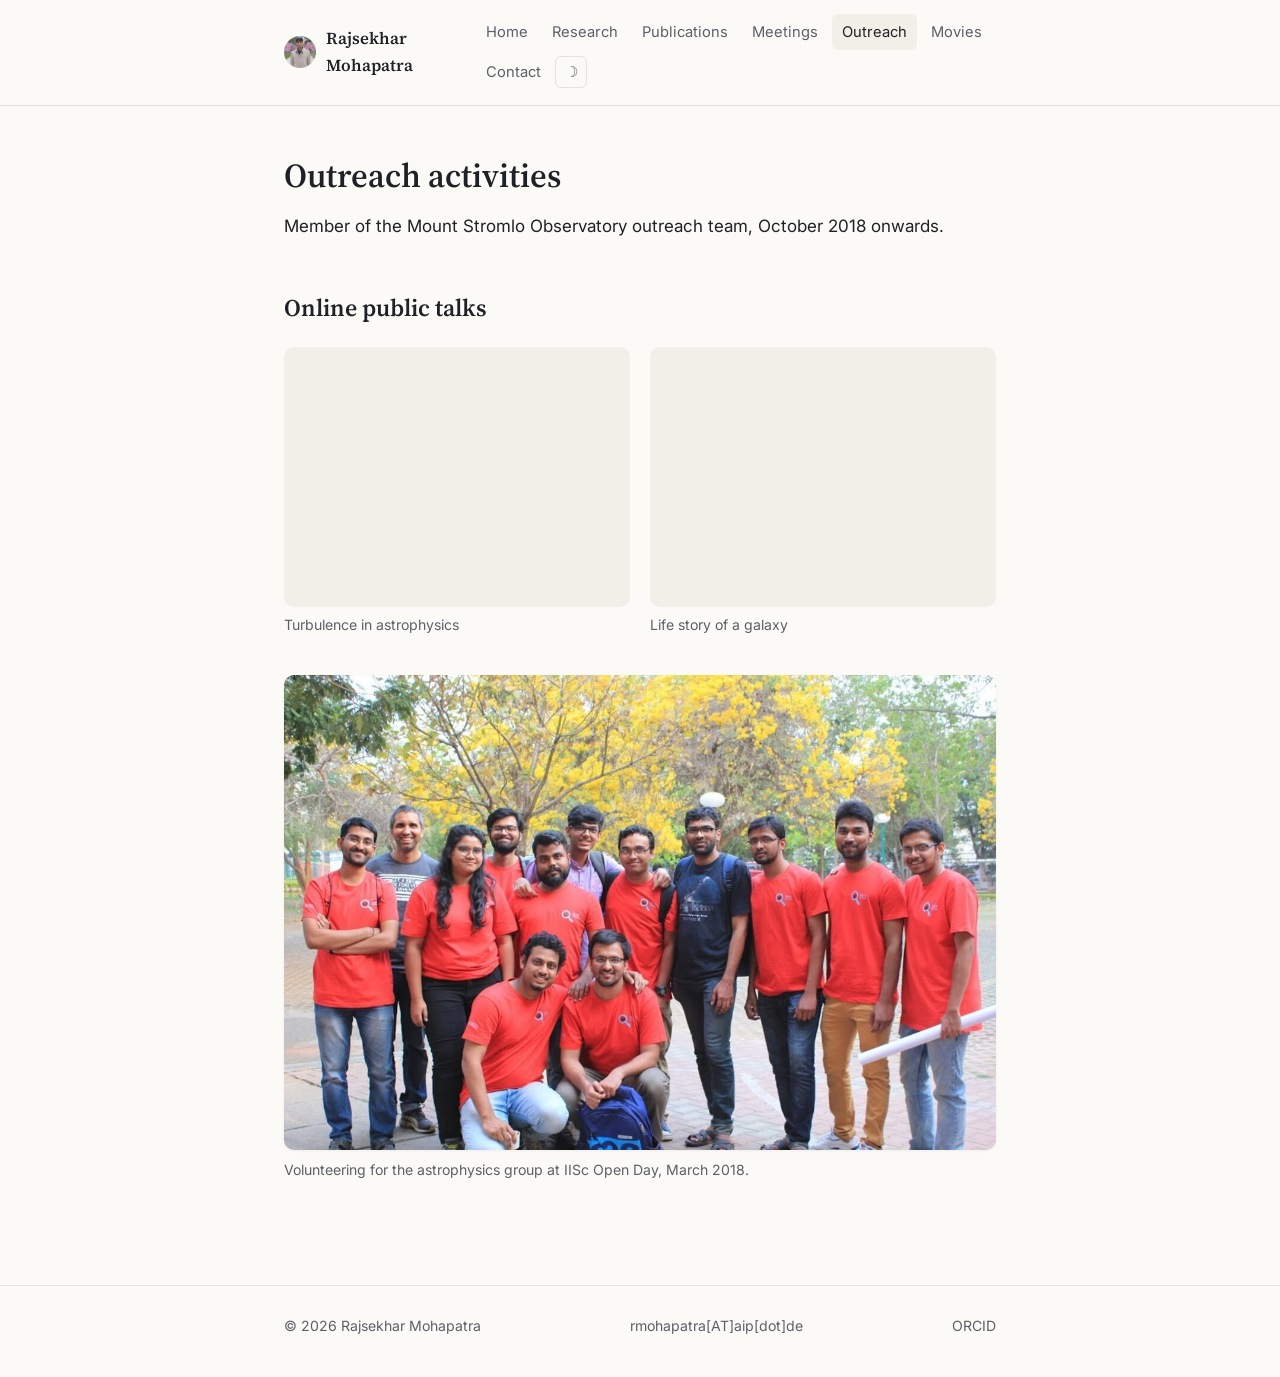
<file: outreach.html>
<!DOCTYPE html>
<html lang="en">
<head>
<meta charset="UTF-8" />
<meta name="viewport" content="width=device-width, initial-scale=1.0" />
<title>Outreach · Rajsekhar Mohapatra</title>
<link rel="preconnect" href="https://fonts.googleapis.com">
<link rel="preconnect" href="https://fonts.gstatic.com" crossorigin>
<link href="https://fonts.googleapis.com/css2?family=Source+Serif+4:wght@500;600;700&family=Inter:wght@400;500;600&display=swap" rel="stylesheet">
<link rel="icon" href="favicon.png" />
<link rel="stylesheet" href="assets/css/style.css" />
</head>
<body>
<header class="site-header">
  <div class="nav-inner">
    <a class="brand" href="index.html">
      <img src="assets/img/headshot-small.jpg" alt="" />
      Rajsekhar Mohapatra
    </a>
    <button class="nav-toggle" aria-label="Toggle menu">☰</button>
    <nav class="menu">
      <a href="index.html">Home</a>
      <a href="research.html">Research</a>
      <a href="publications.html">Publications</a>
      <a href="conferences.html">Meetings</a>
      <a href="outreach.html" class="active">Outreach</a>
      <a href="movies/index.html">Movies</a>
      <a href="contact.html">Contact</a>
      <button class="theme-toggle" aria-label="Toggle dark mode"></button>
    </nav>
  </div>
</header>

<main>
  <div class="container">
    <h1>Outreach activities</h1>
    <p>Member of the Mount Stromlo Observatory outreach team, October 2018 onwards.</p>

    <h2>Online public talks</h2>
    <div class="video-grid">
      <div>
        <div class="video-wrap">
          <iframe src="https://www.youtube.com/embed/cN8JfAKC9ag" title="Turbulence in astrophysics" loading="lazy" allowfullscreen></iframe>
        </div>
        <p class="video-caption">Turbulence in astrophysics</p>
      </div>
      <div>
        <div class="video-wrap">
          <iframe src="https://www.youtube.com/embed/P9-DHuKs354" title="Life story of a galaxy" loading="lazy" allowfullscreen></iframe>
        </div>
        <p class="video-caption">Life story of a galaxy</p>
      </div>
    </div>

    <figure class="photo-figure">
      <img src="assets/img/outreach-iisc.jpg" alt="Volunteering at IISc Open Day" />
      <figcaption>Volunteering for the astrophysics group at IISc Open Day, March 2018.</figcaption>
    </figure>
  </div>
</main>

<footer class="site-footer">
  <div class="container">
    <span>© 2026 Rajsekhar Mohapatra</span>
    <span><a data-user="rmohapatra" data-domain="aip.de">rmohapatra[AT]aip[dot]de</a></span>
    <span><a href="https://orcid.org/0000-0002-1600-7552" target="_blank" rel="noopener">ORCID</a></span>
  </div>
</footer>

<script src="assets/js/main.js"></script>
</body>
</html>
</file>
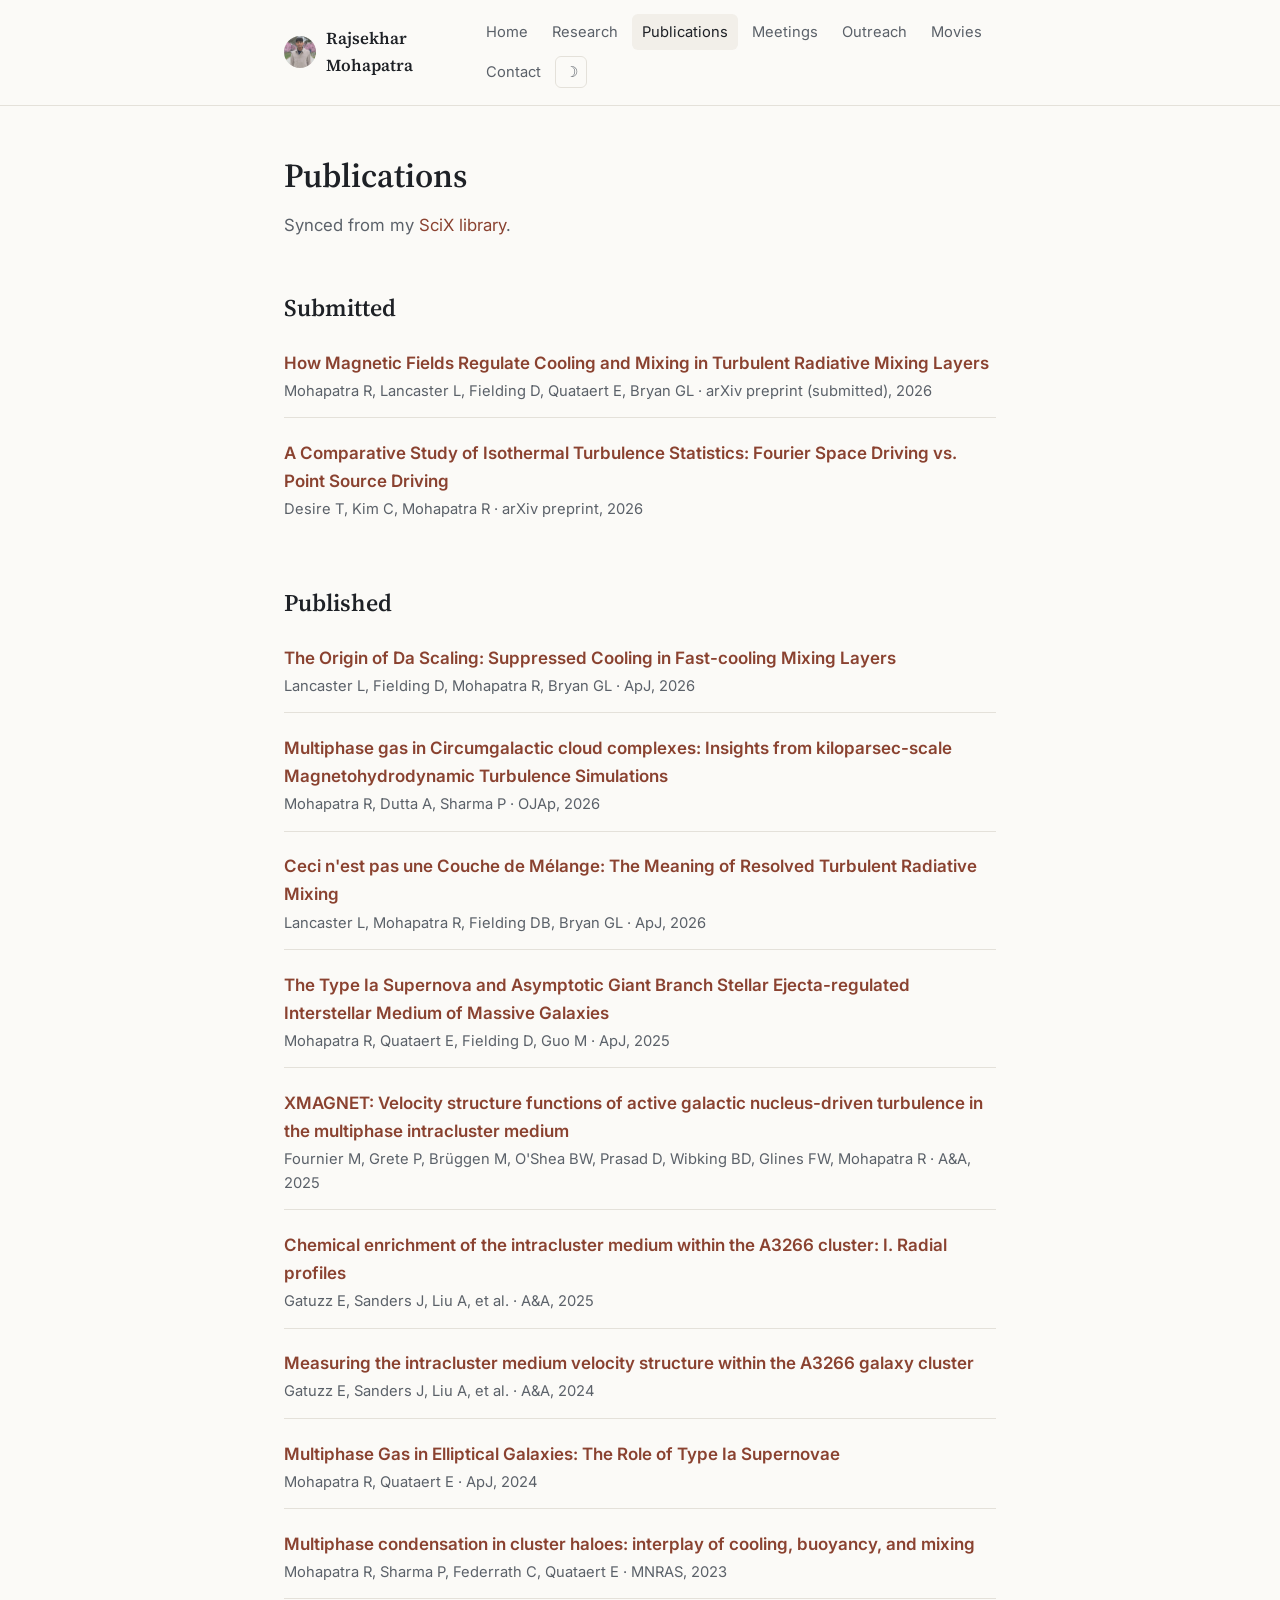
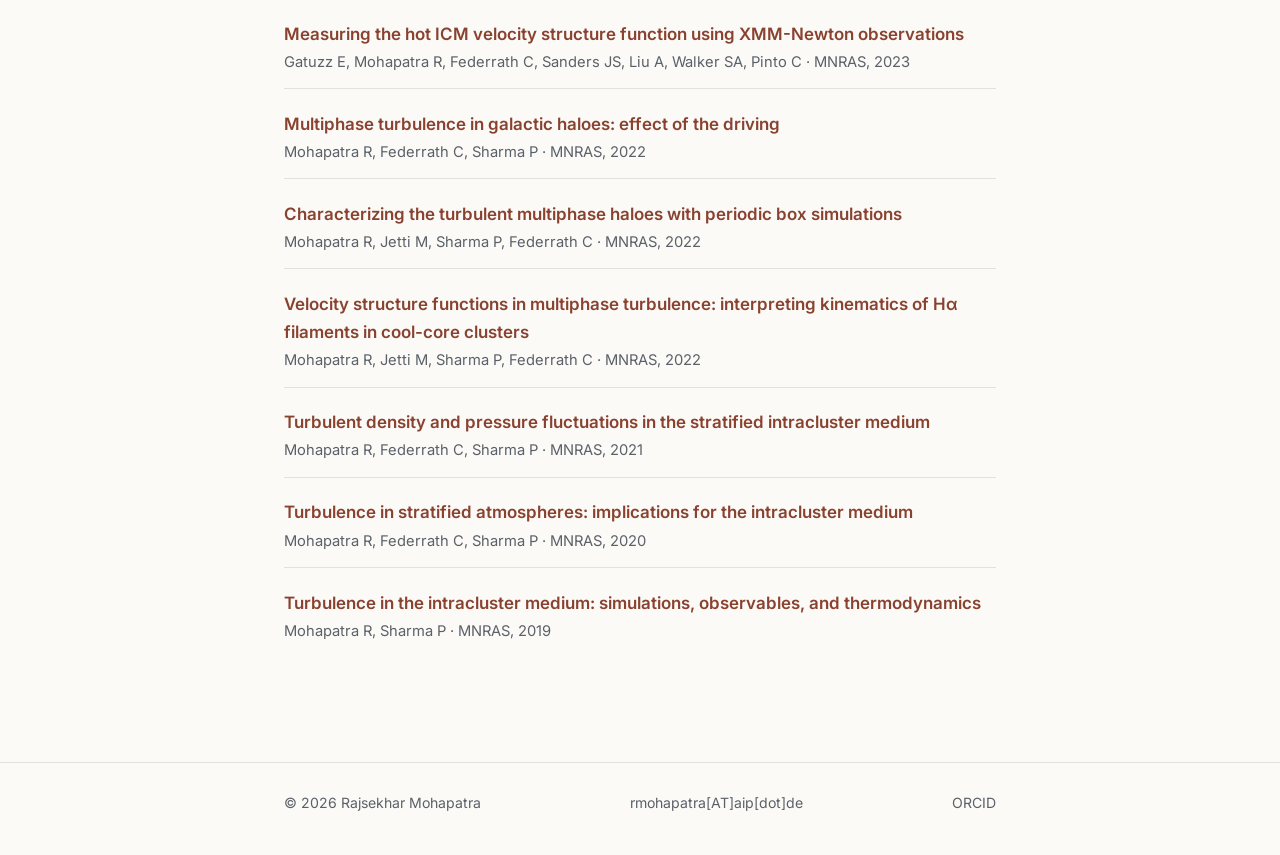
<file: publications.html>
<!DOCTYPE html>
<html lang="en">
<head>
<meta charset="UTF-8" />
<meta name="viewport" content="width=device-width, initial-scale=1.0" />
<title>Publications · Rajsekhar Mohapatra</title>
<link rel="preconnect" href="https://fonts.googleapis.com">
<link rel="preconnect" href="https://fonts.gstatic.com" crossorigin>
<link href="https://fonts.googleapis.com/css2?family=Source+Serif+4:wght@500;600;700&family=Inter:wght@400;500;600&display=swap" rel="stylesheet">
<link rel="icon" href="favicon.png" />
<link rel="stylesheet" href="assets/css/style.css" />
</head>
<body>
<header class="site-header">
  <div class="nav-inner">
    <a class="brand" href="index.html">
      <img src="assets/img/headshot-small.jpg" alt="" />
      Rajsekhar Mohapatra
    </a>
    <button class="nav-toggle" aria-label="Toggle menu">☰</button>
    <nav class="menu">
      <a href="index.html">Home</a>
      <a href="research.html">Research</a>
      <a href="publications.html" class="active">Publications</a>
      <a href="conferences.html">Meetings</a>
      <a href="outreach.html">Outreach</a>
      <a href="movies/index.html">Movies</a>
      <a href="contact.html">Contact</a>
      <button class="theme-toggle" aria-label="Toggle dark mode"></button>
    </nav>
  </div>
</header>

<main>
  <div class="container">
    <h1>Publications</h1>
    <p class="lede">Synced from my <a href="https://scixplorer.org/public-libraries/IMEafr7DQCSATOaQQCjBKA" target="_blank" rel="noopener">SciX library</a>.</p>

    <h2>Submitted</h2>
    <ul class="pub-list">
    <!-- AUTO-GENERATED:SUBMITTED:START -->
      <li class="pub">
        <a class="pub-title" href="https://ui.adsabs.harvard.edu/abs/2026arXiv260929782M/abstract" target="_blank" rel="noopener">How Magnetic Fields Regulate Cooling and Mixing in Turbulent Radiative Mixing Layers</a>
        <span class="pub-meta">Mohapatra R, Lancaster L, Fielding D, Quataert E, Bryan GL · arXiv preprint (submitted), 2026</span>
      </li>
      <li class="pub">
        <a class="pub-title" href="https://ui.adsabs.harvard.edu/abs/2026arXiv260614946D/abstract" target="_blank" rel="noopener">A Comparative Study of Isothermal Turbulence Statistics: Fourier Space Driving vs. Point Source Driving</a>
        <span class="pub-meta">Desire T, Kim C, Mohapatra R · arXiv preprint, 2026</span>
      </li>
    <!-- AUTO-GENERATED:SUBMITTED:END -->
    </ul>

    <h2>Published</h2>
    <ul class="pub-list">
    <!-- AUTO-GENERATED:PUBLISHED:START -->
      <li class="pub">
        <a class="pub-title" href="https://ui.adsabs.harvard.edu/abs/2026ApJ..1008...13L/abstract" target="_blank" rel="noopener">The Origin of Da Scaling: Suppressed Cooling in Fast-cooling Mixing Layers</a>
        <span class="pub-meta">Lancaster L, Fielding D, Mohapatra R, Bryan GL · ApJ, 2026</span>
      </li>
      <li class="pub">
        <a class="pub-title" href="https://ui.adsabs.harvard.edu/abs/2026OJAp....964831M/abstract" target="_blank" rel="noopener">Multiphase gas in Circumgalactic cloud complexes: Insights from kiloparsec-scale Magnetohydrodynamic Turbulence Simulations</a>
        <span class="pub-meta">Mohapatra R, Dutta A, Sharma P · OJAp, 2026</span>
      </li>
      <li class="pub">
        <a class="pub-title" href="https://ui.adsabs.harvard.edu/abs/2026ApJ..1005..222L/abstract" target="_blank" rel="noopener">Ceci n'est pas une Couche de Mélange: The Meaning of Resolved Turbulent Radiative Mixing</a>
        <span class="pub-meta">Lancaster L, Mohapatra R, Fielding DB, Bryan GL · ApJ, 2026</span>
      </li>
      <li class="pub">
        <a class="pub-title" href="https://ui.adsabs.harvard.edu/abs/2025ApJ...989..103M/abstract" target="_blank" rel="noopener">The Type Ia Supernova and Asymptotic Giant Branch Stellar Ejecta-regulated Interstellar Medium of Massive Galaxies</a>
        <span class="pub-meta">Mohapatra R, Quataert E, Fielding D, Guo M · ApJ, 2025</span>
      </li>
      <li class="pub">
        <a class="pub-title" href="https://ui.adsabs.harvard.edu/abs/2025A&amp;A...698A.121F/abstract" target="_blank" rel="noopener">XMAGNET: Velocity structure functions of active galactic nucleus-driven turbulence in the multiphase intracluster medium</a>
        <span class="pub-meta">Fournier M, Grete P, Brüggen M, O'Shea BW, Prasad D, Wibking BD, Glines FW, Mohapatra R · A&amp;A, 2025</span>
      </li>
      <li class="pub">
        <a class="pub-title" href="https://ui.adsabs.harvard.edu/abs/2025A&amp;A...698A..94G/abstract" target="_blank" rel="noopener">Chemical enrichment of the intracluster medium within the A3266 cluster: I. Radial profiles</a>
        <span class="pub-meta">Gatuzz E, Sanders J, Liu A, et al. · A&amp;A, 2025</span>
      </li>
      <li class="pub">
        <a class="pub-title" href="https://ui.adsabs.harvard.edu/abs/2024A&amp;A...692A.108G/abstract" target="_blank" rel="noopener">Measuring the intracluster medium velocity structure within the A3266 galaxy cluster</a>
        <span class="pub-meta">Gatuzz E, Sanders J, Liu A, et al. · A&amp;A, 2024</span>
      </li>
      <li class="pub">
        <a class="pub-title" href="https://ui.adsabs.harvard.edu/abs/2024ApJ...965..105M/abstract" target="_blank" rel="noopener">Multiphase Gas in Elliptical Galaxies: The Role of Type Ia Supernovae</a>
        <span class="pub-meta">Mohapatra R, Quataert E · ApJ, 2024</span>
      </li>
      <li class="pub">
        <a class="pub-title" href="https://ui.adsabs.harvard.edu/abs/2023MNRAS.525.3831M/abstract" target="_blank" rel="noopener">Multiphase condensation in cluster haloes: interplay of cooling, buoyancy, and mixing</a>
        <span class="pub-meta">Mohapatra R, Sharma P, Federrath C, Quataert E · MNRAS, 2023</span>
      </li>
      <li class="pub">
        <a class="pub-title" href="https://ui.adsabs.harvard.edu/abs/2023MNRAS.524.2945G/abstract" target="_blank" rel="noopener">Measuring the hot ICM velocity structure function using XMM-Newton observations</a>
        <span class="pub-meta">Gatuzz E, Mohapatra R, Federrath C, Sanders JS, Liu A, Walker SA, Pinto C · MNRAS, 2023</span>
      </li>
      <li class="pub">
        <a class="pub-title" href="https://ui.adsabs.harvard.edu/abs/2022MNRAS.514.3139M/abstract" target="_blank" rel="noopener">Multiphase turbulence in galactic haloes: effect of the driving</a>
        <span class="pub-meta">Mohapatra R, Federrath C, Sharma P · MNRAS, 2022</span>
      </li>
      <li class="pub">
        <a class="pub-title" href="https://ui.adsabs.harvard.edu/abs/2022MNRAS.510.3778M/abstract" target="_blank" rel="noopener">Characterizing the turbulent multiphase haloes with periodic box simulations</a>
        <span class="pub-meta">Mohapatra R, Jetti M, Sharma P, Federrath C · MNRAS, 2022</span>
      </li>
      <li class="pub">
        <a class="pub-title" href="https://ui.adsabs.harvard.edu/abs/2022MNRAS.510.2327M/abstract" target="_blank" rel="noopener">Velocity structure functions in multiphase turbulence: interpreting kinematics of Hα filaments in cool-core clusters</a>
        <span class="pub-meta">Mohapatra R, Jetti M, Sharma P, Federrath C · MNRAS, 2022</span>
      </li>
      <li class="pub">
        <a class="pub-title" href="https://ui.adsabs.harvard.edu/abs/2021MNRAS.500.5072M/abstract" target="_blank" rel="noopener">Turbulent density and pressure fluctuations in the stratified intracluster medium</a>
        <span class="pub-meta">Mohapatra R, Federrath C, Sharma P · MNRAS, 2021</span>
      </li>
      <li class="pub">
        <a class="pub-title" href="https://ui.adsabs.harvard.edu/abs/2020MNRAS.493.5838M/abstract" target="_blank" rel="noopener">Turbulence in stratified atmospheres: implications for the intracluster medium</a>
        <span class="pub-meta">Mohapatra R, Federrath C, Sharma P · MNRAS, 2020</span>
      </li>
      <li class="pub">
        <a class="pub-title" href="https://ui.adsabs.harvard.edu/abs/2019MNRAS.484.4881M/abstract" target="_blank" rel="noopener">Turbulence in the intracluster medium: simulations, observables, and thermodynamics</a>
        <span class="pub-meta">Mohapatra R, Sharma P · MNRAS, 2019</span>
      </li>
    <!-- AUTO-GENERATED:PUBLISHED:END -->
    </ul>
  </div>
</main>

<footer class="site-footer">
  <div class="container">
    <span>© 2026 Rajsekhar Mohapatra</span>
    <span><a data-user="rmohapatra" data-domain="aip.de">rmohapatra[AT]aip[dot]de</a></span>
    <span><a href="https://orcid.org/0000-0002-1600-7552" target="_blank" rel="noopener">ORCID</a></span>
  </div>
</footer>

<script src="assets/js/main.js"></script>
</body>
</html>
</file>
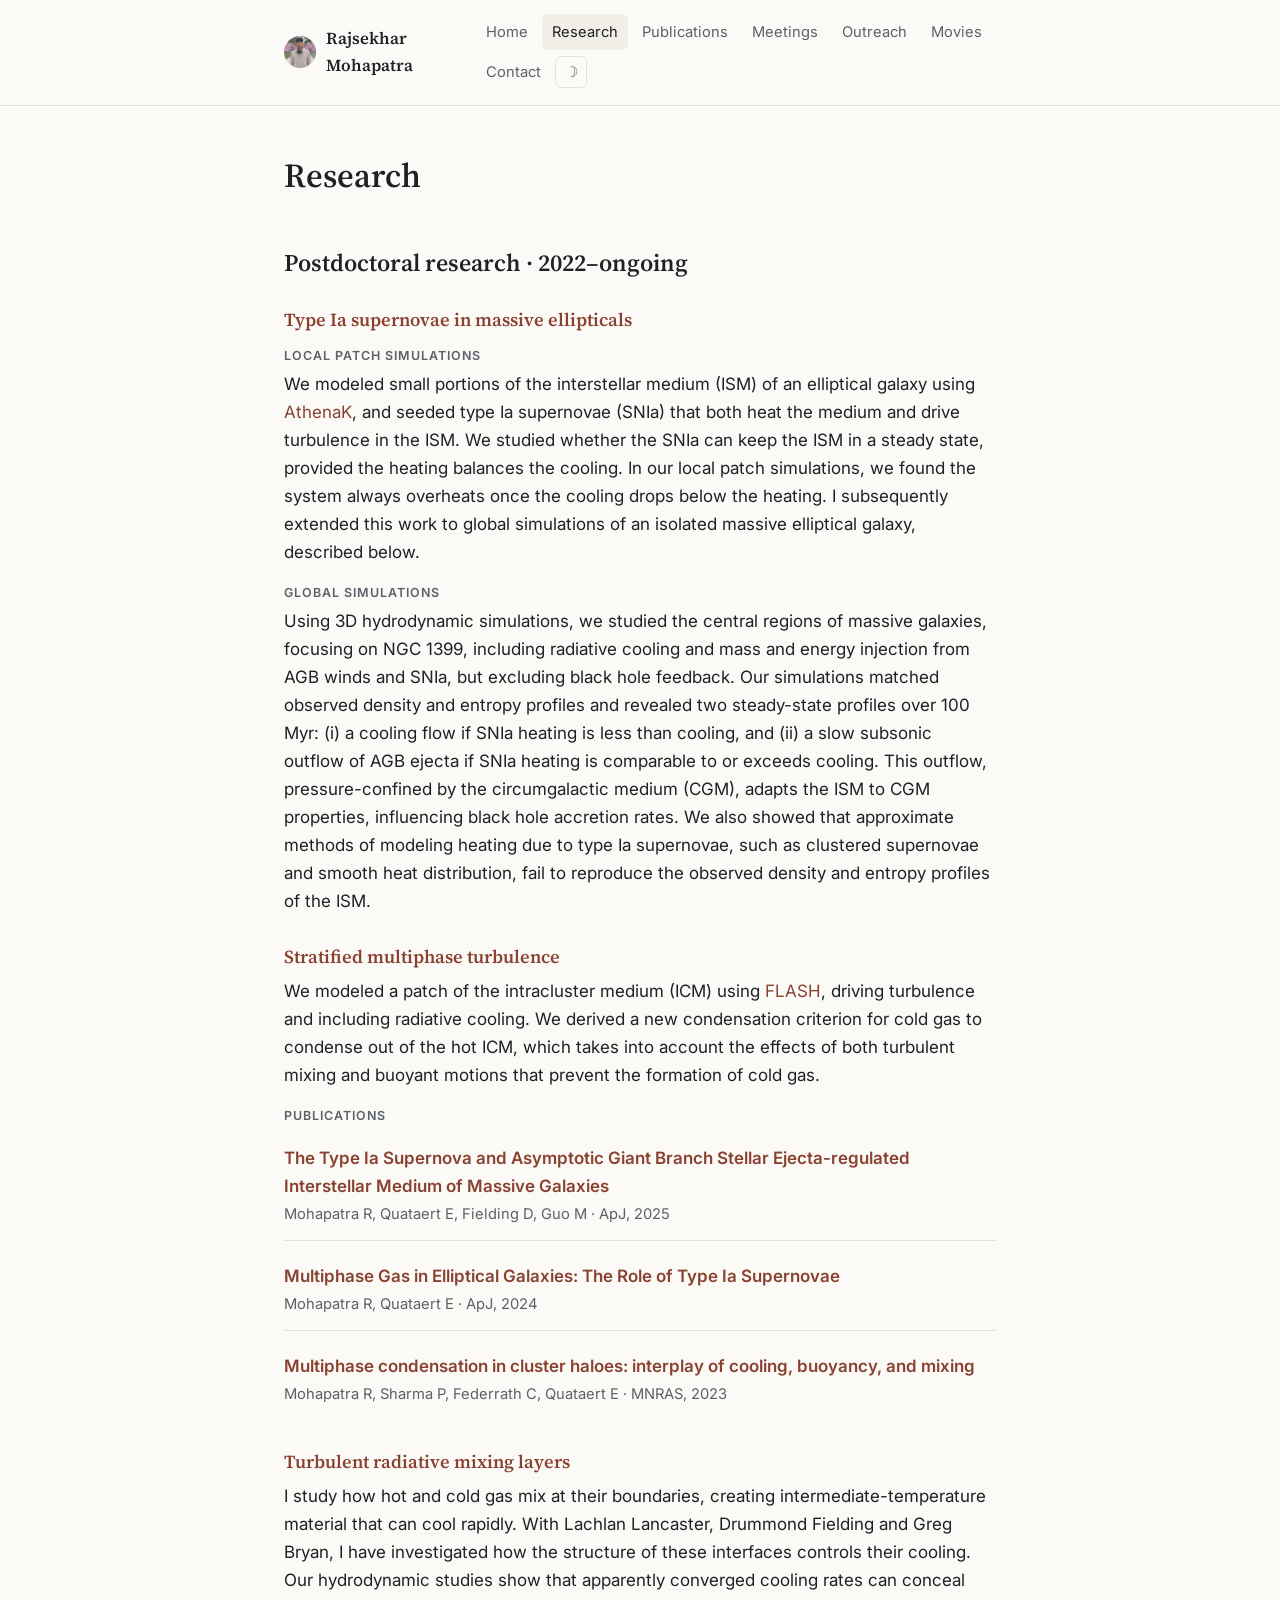
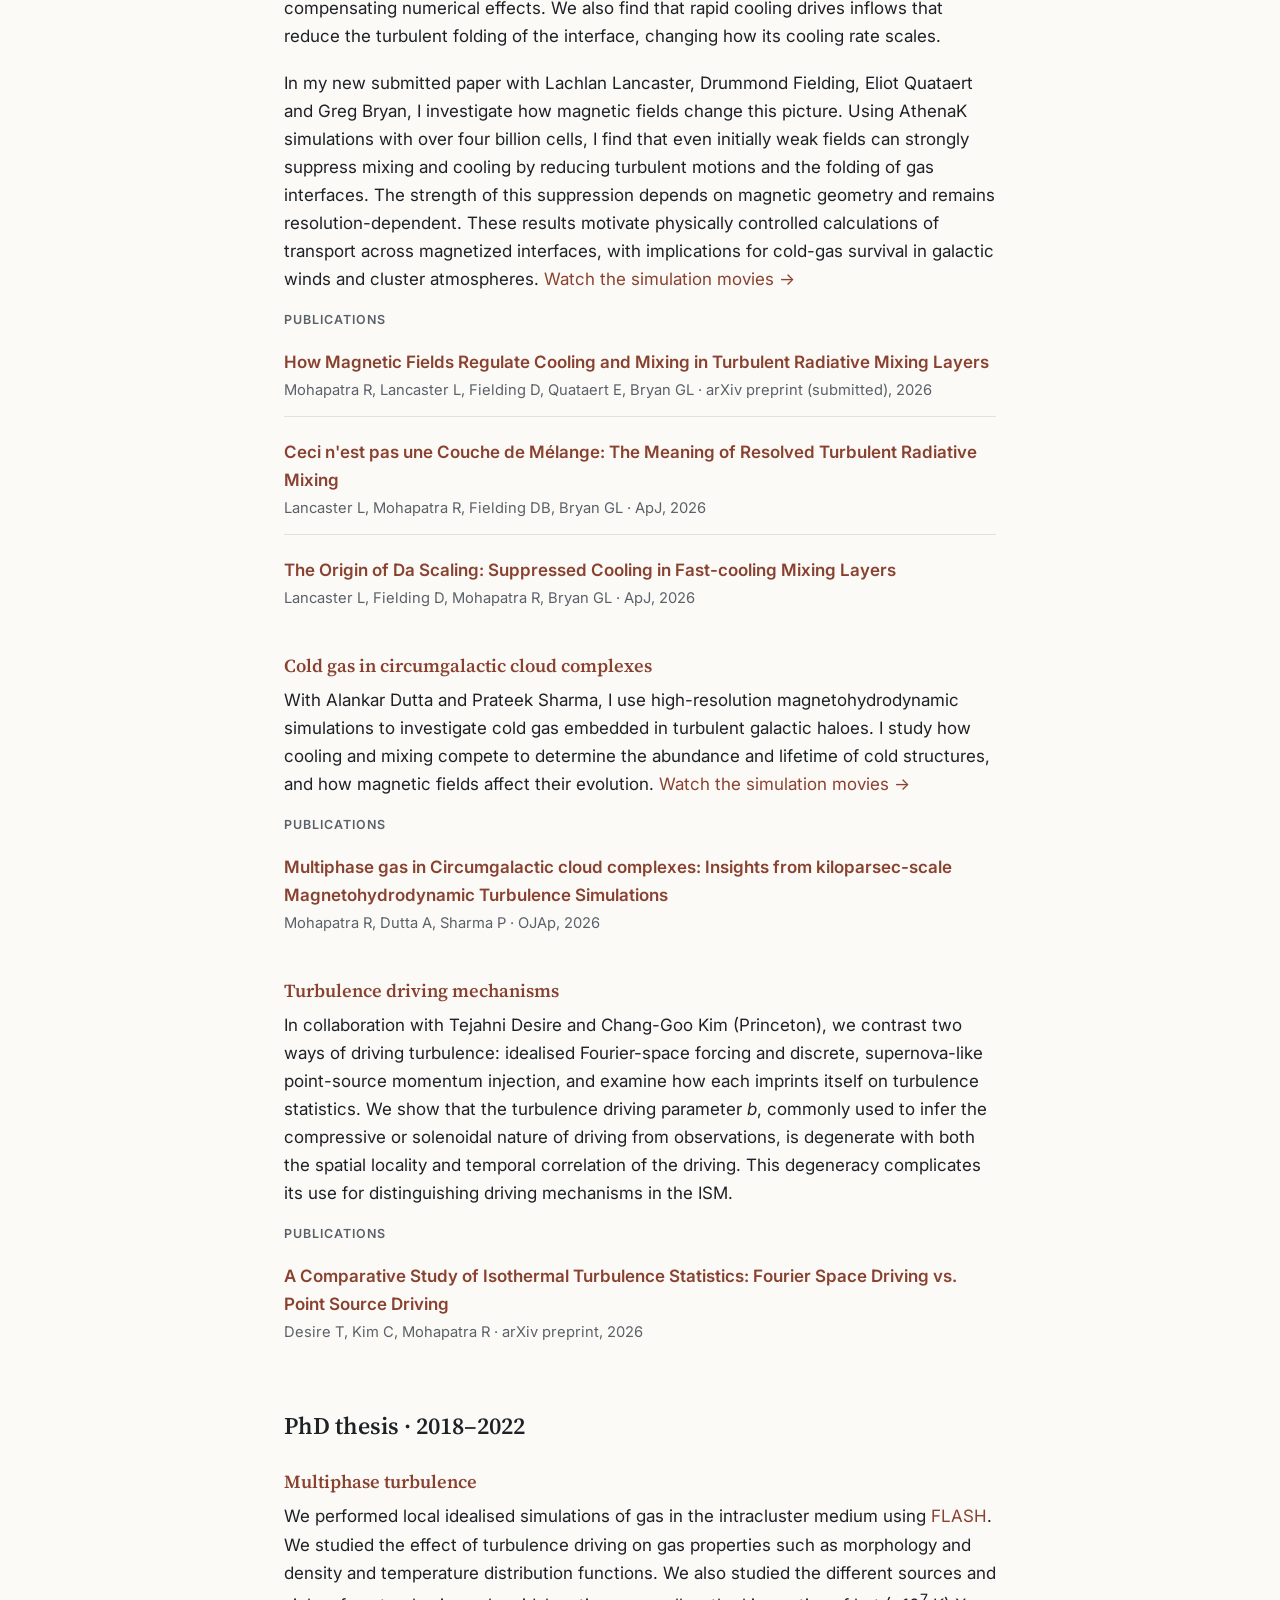
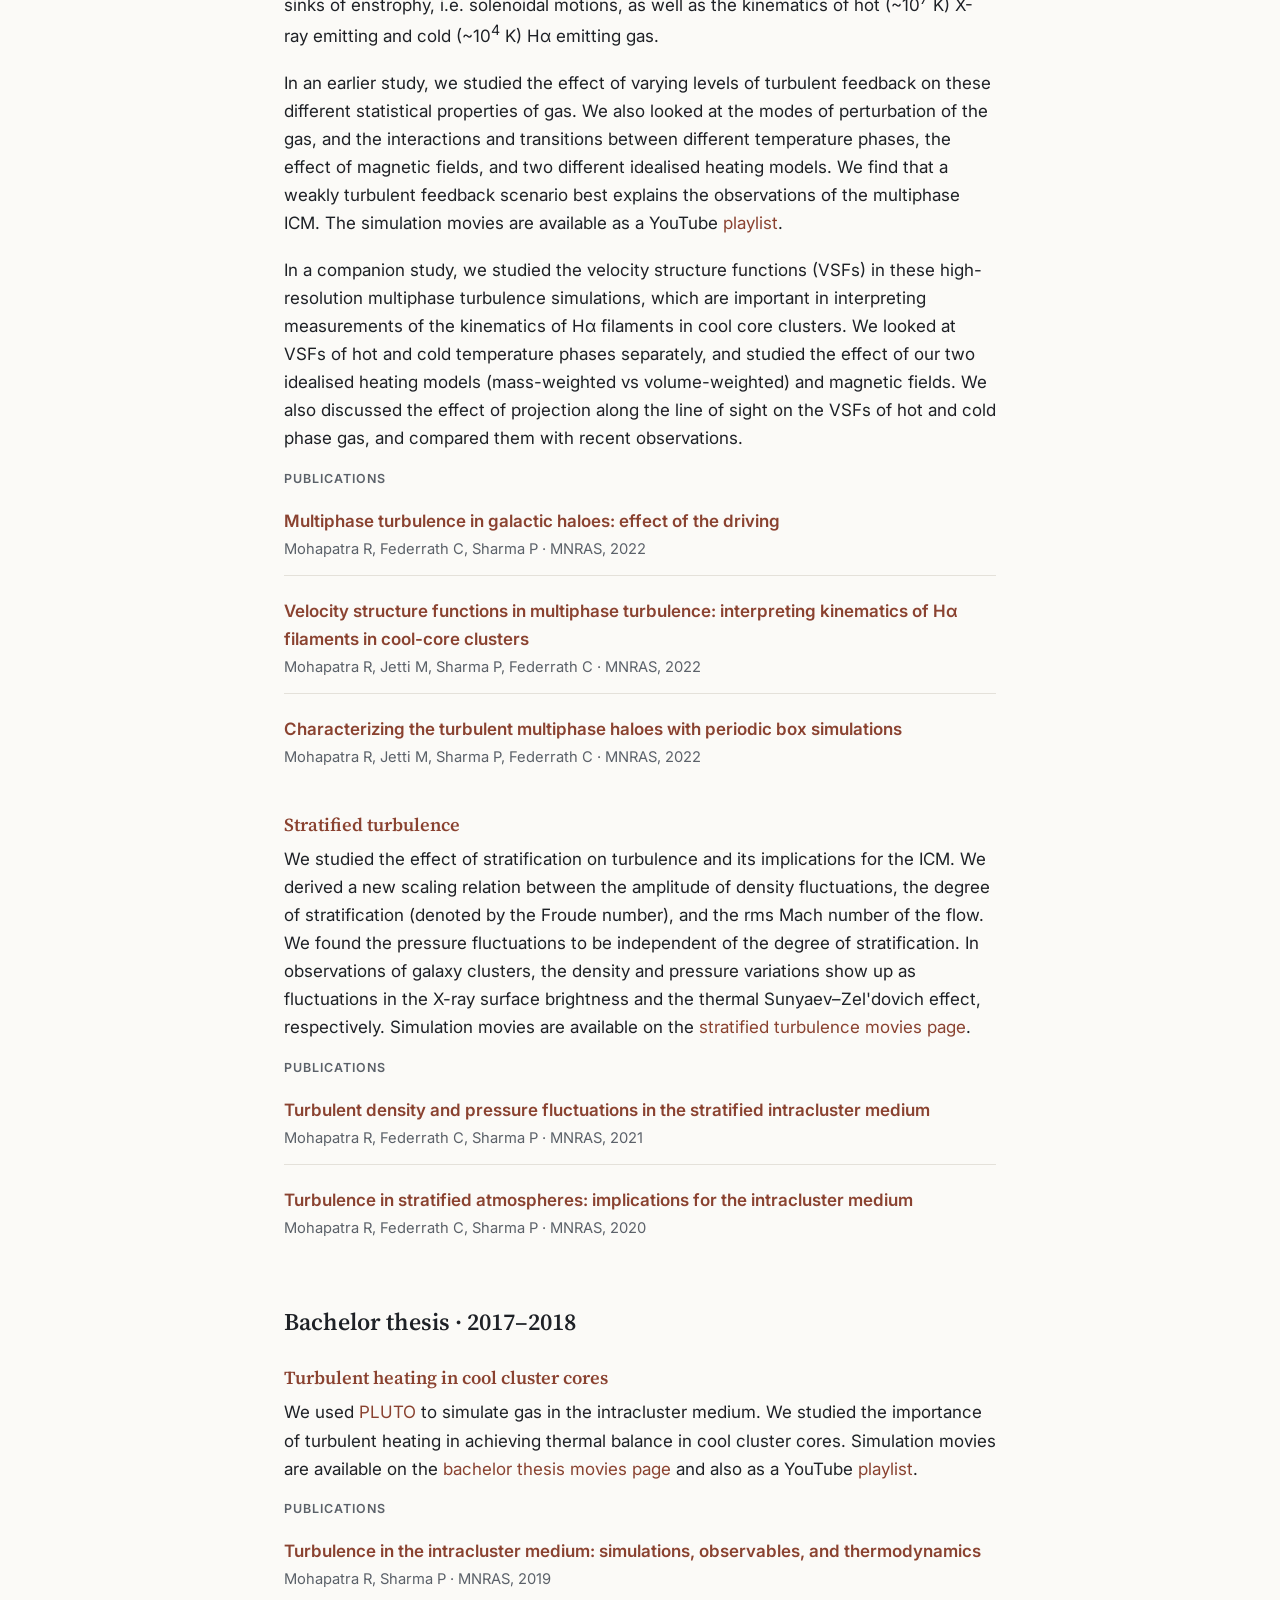
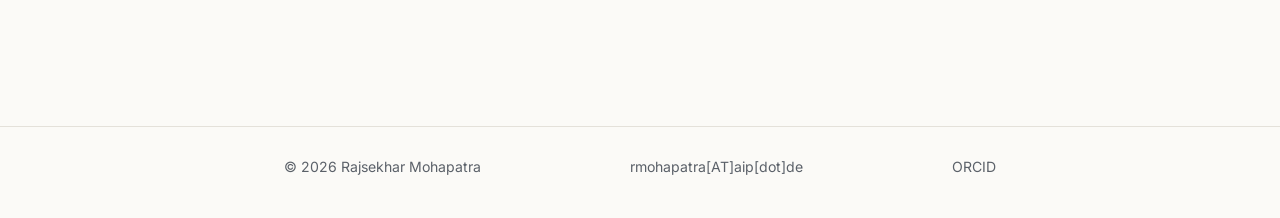
<file: research.html>
<!DOCTYPE html>
<html lang="en">
<head>
<meta charset="UTF-8" />
<meta name="viewport" content="width=device-width, initial-scale=1.0" />
<title>Research · Rajsekhar Mohapatra</title>
<link rel="preconnect" href="https://fonts.googleapis.com">
<link rel="preconnect" href="https://fonts.gstatic.com" crossorigin>
<link href="https://fonts.googleapis.com/css2?family=Source+Serif+4:wght@500;600;700&family=Inter:wght@400;500;600&display=swap" rel="stylesheet">
<link rel="icon" href="favicon.png" />
<link rel="stylesheet" href="assets/css/style.css" />
</head>
<body>
<header class="site-header">
  <div class="nav-inner">
    <a class="brand" href="index.html">
      <img src="assets/img/headshot-small.jpg" alt="" />
      Rajsekhar Mohapatra
    </a>
    <button class="nav-toggle" aria-label="Toggle menu">☰</button>
    <nav class="menu">
      <a href="index.html">Home</a>
      <a href="research.html" class="active">Research</a>
      <a href="publications.html">Publications</a>
      <a href="conferences.html">Meetings</a>
      <a href="outreach.html">Outreach</a>
      <a href="movies/index.html">Movies</a>
      <a href="contact.html">Contact</a>
      <button class="theme-toggle" aria-label="Toggle dark mode"></button>
    </nav>
  </div>
</header>

<main>
  <div class="container">
    <h1>Research</h1>

    <div class="section-block">
      <h2>Postdoctoral research · 2022–ongoing</h2>
      <h3>Type Ia supernovae in massive ellipticals</h3>

      <h4>Local patch simulations</h4>
      <p>We modeled small portions of the interstellar medium (ISM) of an elliptical galaxy using <a href="https://github.com/IAS-Astrophysics/athenak" target="_blank" rel="noopener">AthenaK</a>, and seeded type Ia supernovae (SNIa) that both heat the medium and drive turbulence in the ISM. We studied whether the SNIa can keep the ISM in a steady state, provided the heating balances the cooling. In our local patch simulations, we found the system always overheats once the cooling drops below the heating. I subsequently extended this work to global simulations of an isolated massive elliptical galaxy, described below.</p>

      <h4>Global simulations</h4>
      <p>Using 3D hydrodynamic simulations, we studied the central regions of massive galaxies, focusing on NGC 1399, including radiative cooling and mass and energy injection from AGB winds and SNIa, but excluding black hole feedback. Our simulations matched observed density and entropy profiles and revealed two steady-state profiles over 100 Myr: (i) a cooling flow if SNIa heating is less than cooling, and (ii) a slow subsonic outflow of AGB ejecta if SNIa heating is comparable to or exceeds cooling. This outflow, pressure-confined by the circumgalactic medium (CGM), adapts the ISM to CGM properties, influencing black hole accretion rates. We also showed that approximate methods of modeling heating due to type Ia supernovae, such as clustered supernovae and smooth heat distribution, fail to reproduce the observed density and entropy profiles of the ISM.</p>

      <h3>Stratified multiphase turbulence</h3>
      <p>We modeled a patch of the intracluster medium (ICM) using <a href="http://flash.uchicago.edu/site/" target="_blank" rel="noopener">FLASH</a>, driving turbulence and including radiative cooling. We derived a new condensation criterion for cold gas to condense out of the hot ICM, which takes into account the effects of both turbulent mixing and buoyant motions that prevent the formation of cold gas.</p>

      <h4>Publications</h4>
      <ul class="pub-list">
      <!-- AUTO-GENERATED:SNIA:START -->
        <li class="pub">
          <a class="pub-title" href="https://ui.adsabs.harvard.edu/abs/2025ApJ...989..103M/abstract" target="_blank" rel="noopener">The Type Ia Supernova and Asymptotic Giant Branch Stellar Ejecta-regulated Interstellar Medium of Massive Galaxies</a>
          <span class="pub-meta">Mohapatra R, Quataert E, Fielding D, Guo M · ApJ, 2025</span>
        </li>
        <li class="pub">
          <a class="pub-title" href="https://ui.adsabs.harvard.edu/abs/2024ApJ...965..105M/abstract" target="_blank" rel="noopener">Multiphase Gas in Elliptical Galaxies: The Role of Type Ia Supernovae</a>
          <span class="pub-meta">Mohapatra R, Quataert E · ApJ, 2024</span>
        </li>
        <li class="pub">
          <a class="pub-title" href="https://ui.adsabs.harvard.edu/abs/2023MNRAS.525.3831M/abstract" target="_blank" rel="noopener">Multiphase condensation in cluster haloes: interplay of cooling, buoyancy, and mixing</a>
          <span class="pub-meta">Mohapatra R, Sharma P, Federrath C, Quataert E · MNRAS, 2023</span>
        </li>
      <!-- AUTO-GENERATED:SNIA:END -->
      </ul>

      <h3 id="mixing-layers">Turbulent radiative mixing layers</h3>
      <p>I study how hot and cold gas mix at their boundaries, creating intermediate-temperature material that can cool rapidly. With Lachlan Lancaster, Drummond Fielding and Greg Bryan, I have investigated how the structure of these interfaces controls their cooling. Our hydrodynamic studies show that apparently converged cooling rates can conceal compensating numerical effects. We also find that rapid cooling drives inflows that reduce the turbulent folding of the interface, changing how its cooling rate scales.</p>

      <p>In my new submitted paper with Lachlan Lancaster, Drummond Fielding, Eliot Quataert and Greg Bryan, I investigate how magnetic fields change this picture. Using AthenaK simulations with over four billion cells, I find that even initially weak fields can strongly suppress mixing and cooling by reducing turbulent motions and the folding of gas interfaces. The strength of this suppression depends on magnetic geometry and remains resolution-dependent. These results motivate physically controlled calculations of transport across magnetized interfaces, with implications for cold-gas survival in galactic winds and cluster atmospheres. <a href="movies/index.html#mixing-layers">Watch the simulation movies →</a></p>

      <h4>Publications</h4>
      <ul class="pub-list">
      <!-- AUTO-GENERATED:TRML:START -->
        <li class="pub">
          <a class="pub-title" href="https://ui.adsabs.harvard.edu/abs/2026arXiv260929782M/abstract" target="_blank" rel="noopener">How Magnetic Fields Regulate Cooling and Mixing in Turbulent Radiative Mixing Layers</a>
          <span class="pub-meta">Mohapatra R, Lancaster L, Fielding D, Quataert E, Bryan GL · arXiv preprint (submitted), 2026</span>
        </li>
        <li class="pub">
          <a class="pub-title" href="https://ui.adsabs.harvard.edu/abs/2026ApJ..1005..222L/abstract" target="_blank" rel="noopener">Ceci n'est pas une Couche de Mélange: The Meaning of Resolved Turbulent Radiative Mixing</a>
          <span class="pub-meta">Lancaster L, Mohapatra R, Fielding DB, Bryan GL · ApJ, 2026</span>
        </li>
        <li class="pub">
          <a class="pub-title" href="https://ui.adsabs.harvard.edu/abs/2026ApJ..1008...13L/abstract" target="_blank" rel="noopener">The Origin of Da Scaling: Suppressed Cooling in Fast-cooling Mixing Layers</a>
          <span class="pub-meta">Lancaster L, Fielding D, Mohapatra R, Bryan GL · ApJ, 2026</span>
        </li>
      <!-- AUTO-GENERATED:TRML:END -->
      </ul>

      <h3 id="cloud-complexes">Cold gas in circumgalactic cloud complexes</h3>
      <p>With Alankar Dutta and Prateek Sharma, I use high-resolution magnetohydrodynamic simulations to investigate cold gas embedded in turbulent galactic haloes. I study how cooling and mixing compete to determine the abundance and lifetime of cold structures, and how magnetic fields affect their evolution. <a href="movies/index.html#cloud-complexes">Watch the simulation movies →</a></p>
      <h4>Publications</h4>
      <ul class="pub-list">
      <!-- AUTO-GENERATED:CGM_CLOUDS:START -->
        <li class="pub">
          <a class="pub-title" href="https://ui.adsabs.harvard.edu/abs/2026OJAp....964831M/abstract" target="_blank" rel="noopener">Multiphase gas in Circumgalactic cloud complexes: Insights from kiloparsec-scale Magnetohydrodynamic Turbulence Simulations</a>
          <span class="pub-meta">Mohapatra R, Dutta A, Sharma P · OJAp, 2026</span>
        </li>
      <!-- AUTO-GENERATED:CGM_CLOUDS:END -->
      </ul>

      <h3>Turbulence driving mechanisms</h3>
      <p>In collaboration with Tejahni Desire and Chang-Goo Kim (Princeton), we contrast two ways of driving turbulence: idealised Fourier-space forcing and discrete, supernova-like point-source momentum injection, and examine how each imprints itself on turbulence statistics. We show that the turbulence driving parameter <em>b</em>, commonly used to infer the compressive or solenoidal nature of driving from observations, is degenerate with both the spatial locality and temporal correlation of the driving. This degeneracy complicates its use for distinguishing driving mechanisms in the ISM.</p>

      <h4>Publications</h4>
      <ul class="pub-list">
      <!-- AUTO-GENERATED:DRIVING:START -->
        <li class="pub">
          <a class="pub-title" href="https://ui.adsabs.harvard.edu/abs/2026arXiv260614946D/abstract" target="_blank" rel="noopener">A Comparative Study of Isothermal Turbulence Statistics: Fourier Space Driving vs. Point Source Driving</a>
          <span class="pub-meta">Desire T, Kim C, Mohapatra R · arXiv preprint, 2026</span>
        </li>
      <!-- AUTO-GENERATED:DRIVING:END -->
      </ul>
    </div>

    <div class="section-block">
      <h2>PhD thesis · 2018–2022</h2>
      <h3>Multiphase turbulence</h3>
      <p>We performed local idealised simulations of gas in the intracluster medium using <a href="http://flash.uchicago.edu/site/" target="_blank" rel="noopener">FLASH</a>. We studied the effect of turbulence driving on gas properties such as morphology and density and temperature distribution functions. We also studied the different sources and sinks of enstrophy, i.e. solenoidal motions, as well as the kinematics of hot (~10<sup>7</sup> K) X-ray emitting and cold (~10<sup>4</sup> K) H&alpha; emitting gas.</p>

      <p>In an earlier study, we studied the effect of varying levels of turbulent feedback on these different statistical properties of gas. We also looked at the modes of perturbation of the gas, and the interactions and transitions between different temperature phases, the effect of magnetic fields, and two different idealised heating models. We find that a weakly turbulent feedback scenario best explains the observations of the multiphase ICM. The simulation movies are available as a YouTube <a href="https://www.youtube.com/watch?v=F8QsytVrsws&list=PLuaNgQ1v_KMathKae1SF2nKuJWzL9DQTt" target="_blank" rel="noopener">playlist</a>.</p>

      <p>In a companion study, we studied the velocity structure functions (VSFs) in these high-resolution multiphase turbulence simulations, which are important in interpreting measurements of the kinematics of H&alpha; filaments in cool core clusters. We looked at VSFs of hot and cold temperature phases separately, and studied the effect of our two idealised heating models (mass-weighted vs volume-weighted) and magnetic fields. We also discussed the effect of projection along the line of sight on the VSFs of hot and cold phase gas, and compared them with recent observations.</p>

      <h4>Publications</h4>
      <ul class="pub-list">
      <!-- AUTO-GENERATED:PHD_MULTIPHASE:START -->
        <li class="pub">
          <a class="pub-title" href="https://ui.adsabs.harvard.edu/abs/2022MNRAS.514.3139M/abstract" target="_blank" rel="noopener">Multiphase turbulence in galactic haloes: effect of the driving</a>
          <span class="pub-meta">Mohapatra R, Federrath C, Sharma P · MNRAS, 2022</span>
        </li>
        <li class="pub">
          <a class="pub-title" href="https://ui.adsabs.harvard.edu/abs/2022MNRAS.510.2327M/abstract" target="_blank" rel="noopener">Velocity structure functions in multiphase turbulence: interpreting kinematics of Hα filaments in cool-core clusters</a>
          <span class="pub-meta">Mohapatra R, Jetti M, Sharma P, Federrath C · MNRAS, 2022</span>
        </li>
        <li class="pub">
          <a class="pub-title" href="https://ui.adsabs.harvard.edu/abs/2022MNRAS.510.3778M/abstract" target="_blank" rel="noopener">Characterizing the turbulent multiphase haloes with periodic box simulations</a>
          <span class="pub-meta">Mohapatra R, Jetti M, Sharma P, Federrath C · MNRAS, 2022</span>
        </li>
      <!-- AUTO-GENERATED:PHD_MULTIPHASE:END -->
      </ul>

      <h3>Stratified turbulence</h3>
      <p>We studied the effect of stratification on turbulence and its implications for the ICM. We derived a new scaling relation between the amplitude of density fluctuations, the degree of stratification (denoted by the Froude number), and the rms Mach number of the flow. We found the pressure fluctuations to be independent of the degree of stratification. In observations of galaxy clusters, the density and pressure variations show up as fluctuations in the X-ray surface brightness and the thermal Sunyaev–Zel'dovich effect, respectively. Simulation movies are available on the <a href="movies/stratified-turbulence.html">stratified turbulence movies page</a>.</p>

      <h4>Publications</h4>
      <ul class="pub-list">
      <!-- AUTO-GENERATED:PHD_STRATIFIED:START -->
        <li class="pub">
          <a class="pub-title" href="https://ui.adsabs.harvard.edu/abs/2021MNRAS.500.5072M/abstract" target="_blank" rel="noopener">Turbulent density and pressure fluctuations in the stratified intracluster medium</a>
          <span class="pub-meta">Mohapatra R, Federrath C, Sharma P · MNRAS, 2021</span>
        </li>
        <li class="pub">
          <a class="pub-title" href="https://ui.adsabs.harvard.edu/abs/2020MNRAS.493.5838M/abstract" target="_blank" rel="noopener">Turbulence in stratified atmospheres: implications for the intracluster medium</a>
          <span class="pub-meta">Mohapatra R, Federrath C, Sharma P · MNRAS, 2020</span>
        </li>
      <!-- AUTO-GENERATED:PHD_STRATIFIED:END -->
      </ul>
    </div>

    <div class="section-block">
      <h2>Bachelor thesis · 2017–2018</h2>
      <h3>Turbulent heating in cool cluster cores</h3>
      <p>We used <a href="http://plutocode.ph.unito.it/" target="_blank" rel="noopener">PLUTO</a> to simulate gas in the intracluster medium. We studied the importance of turbulent heating in achieving thermal balance in cool cluster cores. Simulation movies are available on the <a href="movies/bachelor-thesis.html">bachelor thesis movies page</a> and also as a YouTube <a href="https://www.youtube.com/playlist?list=PLuaNgQ1v_KMaqM7RgKd8gd2daEjqmmIMO" target="_blank" rel="noopener">playlist</a>.</p>

      <h4>Publications</h4>
      <ul class="pub-list">
      <!-- AUTO-GENERATED:BACHELOR:START -->
        <li class="pub">
          <a class="pub-title" href="https://ui.adsabs.harvard.edu/abs/2019MNRAS.484.4881M/abstract" target="_blank" rel="noopener">Turbulence in the intracluster medium: simulations, observables, and thermodynamics</a>
          <span class="pub-meta">Mohapatra R, Sharma P · MNRAS, 2019</span>
        </li>
      <!-- AUTO-GENERATED:BACHELOR:END -->
      </ul>
    </div>
  </div>
</main>

<footer class="site-footer">
  <div class="container">
    <span>© 2026 Rajsekhar Mohapatra</span>
    <span><a data-user="rmohapatra" data-domain="aip.de">rmohapatra[AT]aip[dot]de</a></span>
    <span><a href="https://orcid.org/0000-0002-1600-7552" target="_blank" rel="noopener">ORCID</a></span>
  </div>
</footer>

<script src="assets/js/main.js"></script>
</body>
</html>
</file>
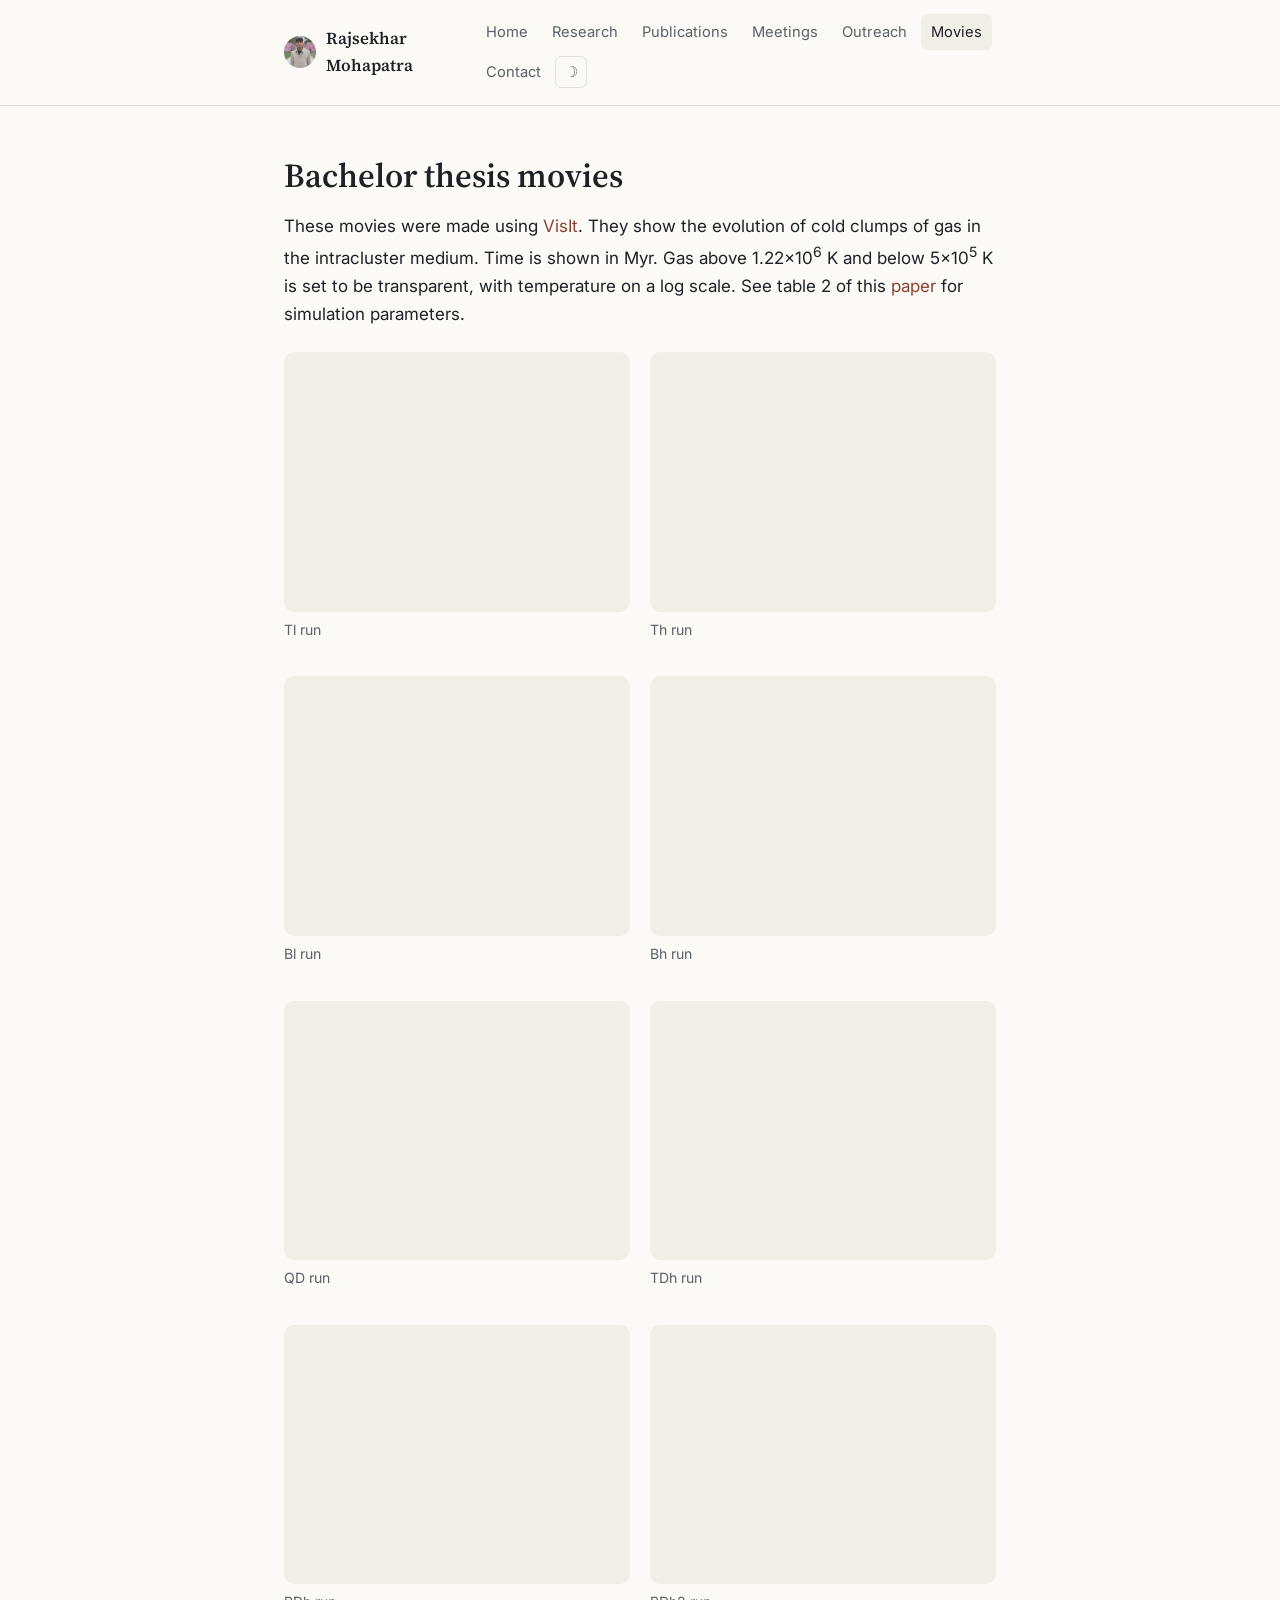
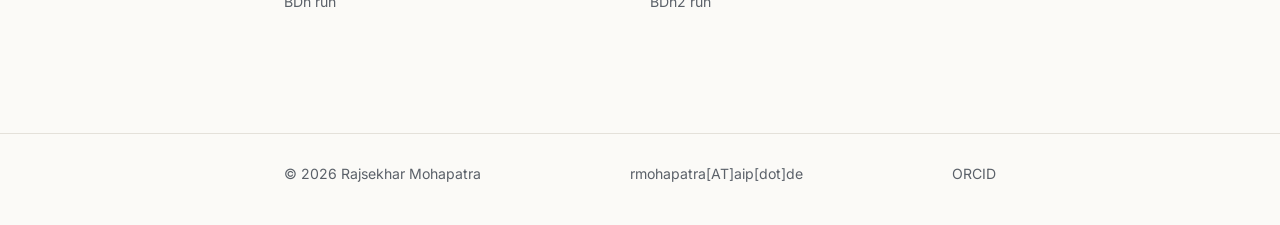
<file: movies/bachelor-thesis.html>
<!DOCTYPE html>
<html lang="en">
<head>
<meta charset="UTF-8" />
<meta name="viewport" content="width=device-width, initial-scale=1.0" />
<title>Bachelor Thesis Movies · Rajsekhar Mohapatra</title>
<link rel="preconnect" href="https://fonts.googleapis.com">
<link rel="preconnect" href="https://fonts.gstatic.com" crossorigin>
<link href="https://fonts.googleapis.com/css2?family=Source+Serif+4:wght@500;600;700&family=Inter:wght@400;500;600&display=swap" rel="stylesheet">
<link rel="icon" href="../favicon.png" />
<link rel="stylesheet" href="../assets/css/style.css" />
</head>
<body>
<header class="site-header">
  <div class="nav-inner">
    <a class="brand" href="../index.html">
      <img src="../assets/img/headshot-small.jpg" alt="" />
      Rajsekhar Mohapatra
    </a>
    <button class="nav-toggle" aria-label="Toggle menu">☰</button>
    <nav class="menu">
      <a href="../index.html">Home</a>
      <a href="../research.html">Research</a>
      <a href="../publications.html">Publications</a>
      <a href="../conferences.html">Meetings</a>
      <a href="../outreach.html">Outreach</a>
      <a href="index.html" class="active">Movies</a>
      <a href="../contact.html">Contact</a>
      <button class="theme-toggle" aria-label="Toggle dark mode"></button>
    </nav>
  </div>
</header>

<main>
  <div class="container">
    <h1>Bachelor thesis movies</h1>
    <p>These movies were made using <a href="https://wci.llnl.gov/simulation/computer-codes/visit/" target="_blank" rel="noopener">VisIt</a>. They show the evolution of cold clumps of gas in the intracluster medium. Time is shown in Myr. Gas above 1.22×10<sup>6</sup> K and below 5×10<sup>5</sup> K is set to be transparent, with temperature on a log scale. See table 2 of this <a href="https://arxiv.org/abs/1810.00018" target="_blank" rel="noopener">paper</a> for simulation parameters.</p>

    <div class="video-grid">
      <div>
        <div class="video-wrap"><iframe src="https://www.youtube.com/embed/183D_g3KYBU" title="Tl run" loading="lazy" allowfullscreen></iframe></div>
        <p class="video-caption">Tl run</p>
      </div>
      <div>
        <div class="video-wrap"><iframe src="https://www.youtube.com/embed/ui4kJy4yi2Y" title="Th run" loading="lazy" allowfullscreen></iframe></div>
        <p class="video-caption">Th run</p>
      </div>
      <div>
        <div class="video-wrap"><iframe src="https://www.youtube.com/embed/9RsL97YA3yI" title="Bl run" loading="lazy" allowfullscreen></iframe></div>
        <p class="video-caption">Bl run</p>
      </div>
      <div>
        <div class="video-wrap"><iframe src="https://www.youtube.com/embed/ih6-f1SPtZ0" title="Bh run" loading="lazy" allowfullscreen></iframe></div>
        <p class="video-caption">Bh run</p>
      </div>
      <div>
        <div class="video-wrap"><iframe src="https://www.youtube.com/embed/k-boKHkFjrw" title="QD run" loading="lazy" allowfullscreen></iframe></div>
        <p class="video-caption">QD run</p>
      </div>
      <div>
        <div class="video-wrap"><iframe src="https://www.youtube.com/embed/ckFo5vCRo4I" title="TDh run" loading="lazy" allowfullscreen></iframe></div>
        <p class="video-caption">TDh run</p>
      </div>
      <div>
        <div class="video-wrap"><iframe src="https://www.youtube.com/embed/Xr933i1vy20" title="BDh run" loading="lazy" allowfullscreen></iframe></div>
        <p class="video-caption">BDh run</p>
      </div>
      <div>
        <div class="video-wrap"><iframe src="https://www.youtube.com/embed/PRLNxAGlJ_k" title="BDh2 run" loading="lazy" allowfullscreen></iframe></div>
        <p class="video-caption">BDh2 run</p>
      </div>
    </div>
  </div>
</main>

<footer class="site-footer">
  <div class="container">
    <span>© 2026 Rajsekhar Mohapatra</span>
    <span><a data-user="rmohapatra" data-domain="aip.de">rmohapatra[AT]aip[dot]de</a></span>
    <span><a href="https://orcid.org/0000-0002-1600-7552" target="_blank" rel="noopener">ORCID</a></span>
  </div>
</footer>

<script src="../assets/js/main.js"></script>
</body>
</html>
</file>
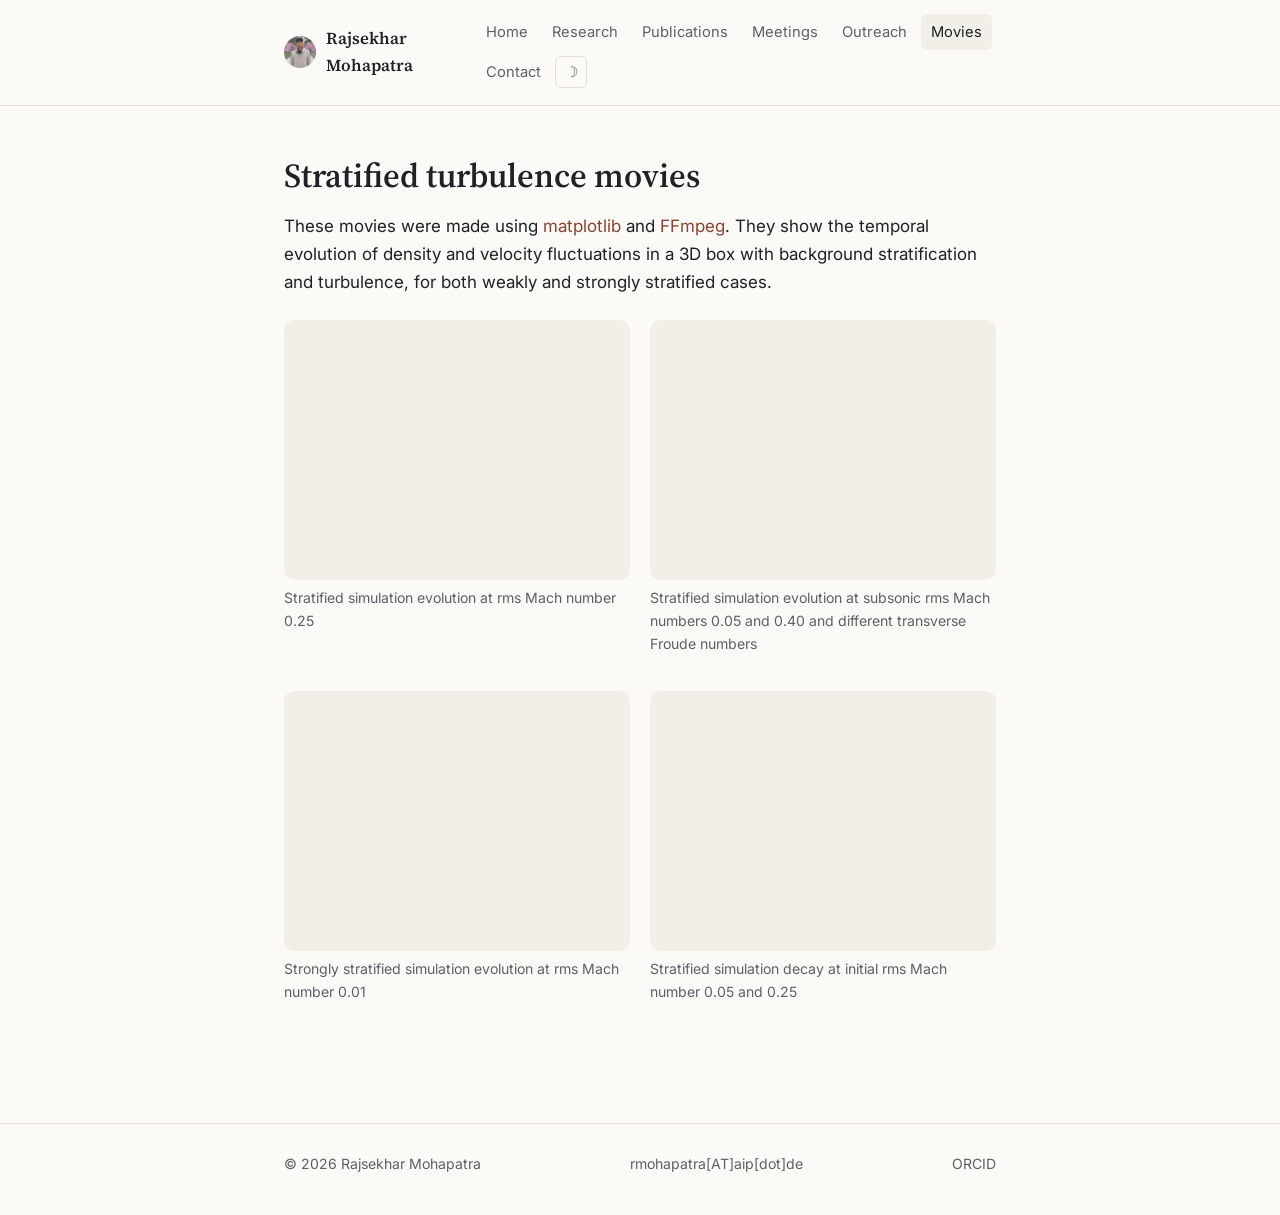
<file: movies/stratified-turbulence.html>
<!DOCTYPE html>
<html lang="en">
<head>
<meta charset="UTF-8" />
<meta name="viewport" content="width=device-width, initial-scale=1.0" />
<title>Stratified Turbulence Movies · Rajsekhar Mohapatra</title>
<link rel="preconnect" href="https://fonts.googleapis.com">
<link rel="preconnect" href="https://fonts.gstatic.com" crossorigin>
<link href="https://fonts.googleapis.com/css2?family=Source+Serif+4:wght@500;600;700&family=Inter:wght@400;500;600&display=swap" rel="stylesheet">
<link rel="icon" href="../favicon.png" />
<link rel="stylesheet" href="../assets/css/style.css" />
</head>
<body>
<header class="site-header">
  <div class="nav-inner">
    <a class="brand" href="../index.html">
      <img src="../assets/img/headshot-small.jpg" alt="" />
      Rajsekhar Mohapatra
    </a>
    <button class="nav-toggle" aria-label="Toggle menu">☰</button>
    <nav class="menu">
      <a href="../index.html">Home</a>
      <a href="../research.html">Research</a>
      <a href="../publications.html">Publications</a>
      <a href="../conferences.html">Meetings</a>
      <a href="../outreach.html">Outreach</a>
      <a href="index.html" class="active">Movies</a>
      <a href="../contact.html">Contact</a>
      <button class="theme-toggle" aria-label="Toggle dark mode"></button>
    </nav>
  </div>
</header>

<main>
  <div class="container">
    <h1>Stratified turbulence movies</h1>
    <p>These movies were made using <a href="https://matplotlib.org/" target="_blank" rel="noopener">matplotlib</a> and <a href="https://ffmpeg.org/" target="_blank" rel="noopener">FFmpeg</a>. They show the temporal evolution of density and velocity fluctuations in a 3D box with background stratification and turbulence, for both weakly and strongly stratified cases.</p>

    <div class="video-grid">
      <div>
        <div class="video-wrap"><iframe src="https://www.youtube.com/embed/fYXbwO73Efc" title="Stratified simulation evolution at rms Mach number 0.25" loading="lazy" allowfullscreen></iframe></div>
        <p class="video-caption">Stratified simulation evolution at rms Mach number 0.25</p>
      </div>
      <div>
        <div class="video-wrap"><iframe src="https://www.youtube.com/embed/arvouYKQ5Ic" title="Stratified simulation evolution at Mach 0.05 and 0.40, varying Froude numbers" loading="lazy" allowfullscreen></iframe></div>
        <p class="video-caption">Stratified simulation evolution at subsonic rms Mach numbers 0.05 and 0.40 and different transverse Froude numbers</p>
      </div>
      <div>
        <div class="video-wrap"><iframe src="https://www.youtube.com/embed/6bHH9FHPUq0" title="Strongly stratified simulation evolution at rms Mach number 0.01" loading="lazy" allowfullscreen></iframe></div>
        <p class="video-caption">Strongly stratified simulation evolution at rms Mach number 0.01</p>
      </div>
      <div>
        <div class="video-wrap"><iframe src="https://www.youtube.com/embed/W3q3izzD3Zo" title="Stratified simulation decay at initial rms Mach number 0.05 and 0.25" loading="lazy" allowfullscreen></iframe></div>
        <p class="video-caption">Stratified simulation decay at initial rms Mach number 0.05 and 0.25</p>
      </div>
    </div>
  </div>
</main>

<footer class="site-footer">
  <div class="container">
    <span>© 2026 Rajsekhar Mohapatra</span>
    <span><a data-user="rmohapatra" data-domain="aip.de">rmohapatra[AT]aip[dot]de</a></span>
    <span><a href="https://orcid.org/0000-0002-1600-7552" target="_blank" rel="noopener">ORCID</a></span>
  </div>
</footer>

<script src="../assets/js/main.js"></script>
</body>
</html>
</file>
<file: assets/css/style.css>
/* ---------- Design tokens ---------- */
:root {
  --bg: #fbfaf7;
  --bg-alt: #f2efe9;
  --text: #1e2126;
  --text-muted: #5b6169;
  --accent: #a8543a;
  --accent-dark: #8a4230;
  --border: #e4e1da;
  --shadow: 0 1px 3px rgba(30, 33, 38, 0.06);
  --serif: "Source Serif 4", Georgia, "Times New Roman", serif;
  --sans: "Inter", -apple-system, BlinkMacSystemFont, "Segoe UI", Roboto, sans-serif;
  --max-width: 760px;
  --radius: 10px;
}

html[data-theme="dark"] {
  --bg: #15181b;
  --bg-alt: #1d2124;
  --text: #e9e7e2;
  --text-muted: #a3a9b0;
  --accent: #e08a6c;
  --accent-dark: #f0a687;
  --border: #2b3034;
  --shadow: 0 1px 3px rgba(0, 0, 0, 0.35);
}

* { box-sizing: border-box; }

html { scroll-behavior: smooth; }

body {
  margin: 0;
  background: var(--bg);
  color: var(--text);
  font-family: var(--sans);
  font-size: 17px;
  line-height: 1.65;
  -webkit-font-smoothing: antialiased;
  transition: background 0.2s ease, color 0.2s ease;
}

h1, h2, h3, h4 {
  font-family: var(--serif);
  color: var(--text);
  line-height: 1.25;
  margin: 0 0 0.5em 0;
  font-weight: 600;
}

h1 { font-size: 2.1rem; }
h2 { font-size: 1.5rem; margin-top: 2.2em; }
h3 { font-size: 1.15rem; margin-top: 1.6em; color: var(--accent-dark); }
h4 {
  font-family: var(--sans);
  font-size: 0.78rem;
  margin-top: 1.4em;
  text-transform: uppercase;
  letter-spacing: 0.08em;
  color: var(--text-muted);
}

p { margin: 0 0 1.1em 0; }

a {
  color: var(--accent-dark);
  text-decoration: none;
  border-bottom: 1px solid transparent;
}

a:hover {
  border-bottom-color: currentColor;
}

ul, ol { padding-left: 1.3em; }
li { margin-bottom: 0.4em; }

img { max-width: 100%; display: block; }

.container {
  max-width: var(--max-width);
  margin: 0 auto;
  padding: 0 24px;
}

/* ---------- Header / nav ---------- */
.site-header {
  position: sticky;
  top: 0;
  z-index: 20;
  background: rgba(251, 250, 247, 0.92);
  backdrop-filter: saturate(180%) blur(8px);
  border-bottom: 1px solid var(--border);
}

html[data-theme="dark"] .site-header {
  background: rgba(21, 24, 27, 0.88);
}

.nav-inner {
  max-width: var(--max-width);
  margin: 0 auto;
  padding: 14px 24px;
  display: flex;
  align-items: center;
  justify-content: space-between;
  gap: 16px;
}

.brand {
  display: flex;
  align-items: center;
  gap: 10px;
  font-family: var(--serif);
  font-weight: 600;
  font-size: 1.05rem;
  color: var(--text);
  border-bottom: none;
}

.brand img {
  width: 32px;
  height: 32px;
  border-radius: 50%;
  object-fit: cover;
}

.brand:hover { border-bottom: none; }

nav.menu {
  display: flex;
  align-items: center;
  gap: 4px;
  flex-wrap: wrap;
}

nav.menu a {
  font-size: 0.92rem;
  color: var(--text-muted);
  padding: 6px 10px;
  border-radius: 6px;
  border-bottom: none;
}

nav.menu a:hover,
nav.menu a.active {
  color: var(--text);
  background: var(--bg-alt);
}

.theme-toggle {
  background: none;
  border: 1px solid var(--border);
  border-radius: 6px;
  width: 32px;
  height: 32px;
  display: inline-flex;
  align-items: center;
  justify-content: center;
  cursor: pointer;
  color: var(--text-muted);
  font-size: 0.95rem;
}

.theme-toggle:hover { color: var(--text); }

.nav-toggle {
  display: none;
  background: none;
  border: 1px solid var(--border);
  border-radius: 6px;
  width: 36px;
  height: 32px;
  cursor: pointer;
  color: var(--text);
}

/* ---------- Main content ---------- */
main {
  padding: 48px 0 80px 0;
}

.lede {
  color: var(--text-muted);
  font-size: 1.05rem;
}

/* Hero on home page */
.hero {
  display: flex;
  gap: 32px;
  align-items: flex-start;
  margin-bottom: 40px;
}

.hero img.avatar {
  width: 152px;
  height: 152px;
  border-radius: 50%;
  object-fit: cover;
  box-shadow: var(--shadow);
  flex-shrink: 0;
}

.hero-text h1 { margin-bottom: 0.15em; }

.role {
  color: var(--text-muted);
  font-size: 1.02rem;
  margin-bottom: 1em;
}

.button-row {
  display: flex;
  flex-wrap: wrap;
  gap: 10px;
  margin: 18px 0 4px 0;
}

.btn {
  display: inline-flex;
  align-items: center;
  gap: 6px;
  padding: 8px 16px;
  border-radius: 999px;
  font-size: 0.9rem;
  border: 1px solid var(--border);
  color: var(--text);
  background: var(--bg-alt);
}

.btn:hover { border-bottom: 1px solid var(--border); background: var(--border); }

.btn.primary {
  background: var(--accent);
  border-color: var(--accent);
  color: #fff;
}

.btn.primary:hover {
  background: var(--accent-dark);
  border-color: var(--accent-dark);
}

/* News / callout card */
.card {
  background: var(--bg-alt);
  border: 1px solid var(--border);
  border-radius: var(--radius);
  padding: 18px 20px;
  margin: 28px 0;
}

.card h3 {
  margin-top: 0;
  font-size: 0.78rem;
  text-transform: uppercase;
  letter-spacing: 0.08em;
  color: var(--text-muted);
}

.card p:last-child { margin-bottom: 0; }

/* Publication entries */
.pub-list { list-style: none; padding-left: 0; margin: 0 0 1.5em 0; }

.pub {
  padding: 14px 0;
  border-bottom: 1px solid var(--border);
}

.pub:last-child { border-bottom: none; }

.pub-title { font-weight: 600; }

.pub-meta {
  display: block;
  color: var(--text-muted);
  font-size: 0.92rem;
  margin-top: 2px;
}

/* Timeline-ish sections on research page */
.section-block { margin-bottom: 2.4em; }

/* Video grid for movie pages */
.video-grid {
  display: grid;
  grid-template-columns: repeat(auto-fit, minmax(280px, 1fr));
  gap: 20px;
  margin: 24px 0;
}

.video-wrap {
  position: relative;
  width: 100%;
  padding-top: 75%;
  border-radius: var(--radius);
  overflow: hidden;
  background: var(--bg-alt);
}

.video-wrap iframe {
  position: absolute;
  top: 0; left: 0;
  width: 100%; height: 100%;
  border: 0;
}

.video-caption {
  font-size: 0.88rem;
  color: var(--text-muted);
  margin-top: 6px;
}

/* Outreach photo */
.photo-figure { margin: 24px 0; }
.photo-figure img { border-radius: var(--radius); box-shadow: var(--shadow); }
.photo-figure figcaption {
  font-size: 0.88rem;
  color: var(--text-muted);
  margin-top: 8px;
}

/* Contact */
.address { color: var(--text); font-style: normal; line-height: 1.9; }

/* Footer */
.site-footer {
  border-top: 1px solid var(--border);
  padding: 28px 0 40px 0;
  color: var(--text-muted);
  font-size: 0.88rem;
}

.site-footer .container {
  display: flex;
  flex-wrap: wrap;
  justify-content: space-between;
  gap: 10px;
}

.site-footer a {
  color: var(--text-muted);
  max-width: 100%;
  overflow-wrap: anywhere;
}
.site-footer a:hover { color: var(--text); }

/* ---------- Responsive ---------- */
@media (max-width: 640px) {
  .nav-toggle { display: inline-flex; align-items: center; justify-content: center; }

  nav.menu {
    display: none;
    position: absolute;
    top: 100%;
    left: 0;
    right: 0;
    background: var(--bg);
    border-bottom: 1px solid var(--border);
    flex-direction: column;
    align-items: stretch;
    padding: 8px 24px 16px 24px;
  }

  nav.menu.open { display: flex; }

  nav.menu a { padding: 10px 4px; }

  .hero { flex-direction: column; align-items: flex-start; }

  .hero img.avatar { width: 112px; height: 112px; }

  h1 { font-size: 1.7rem; }
}
</file>
